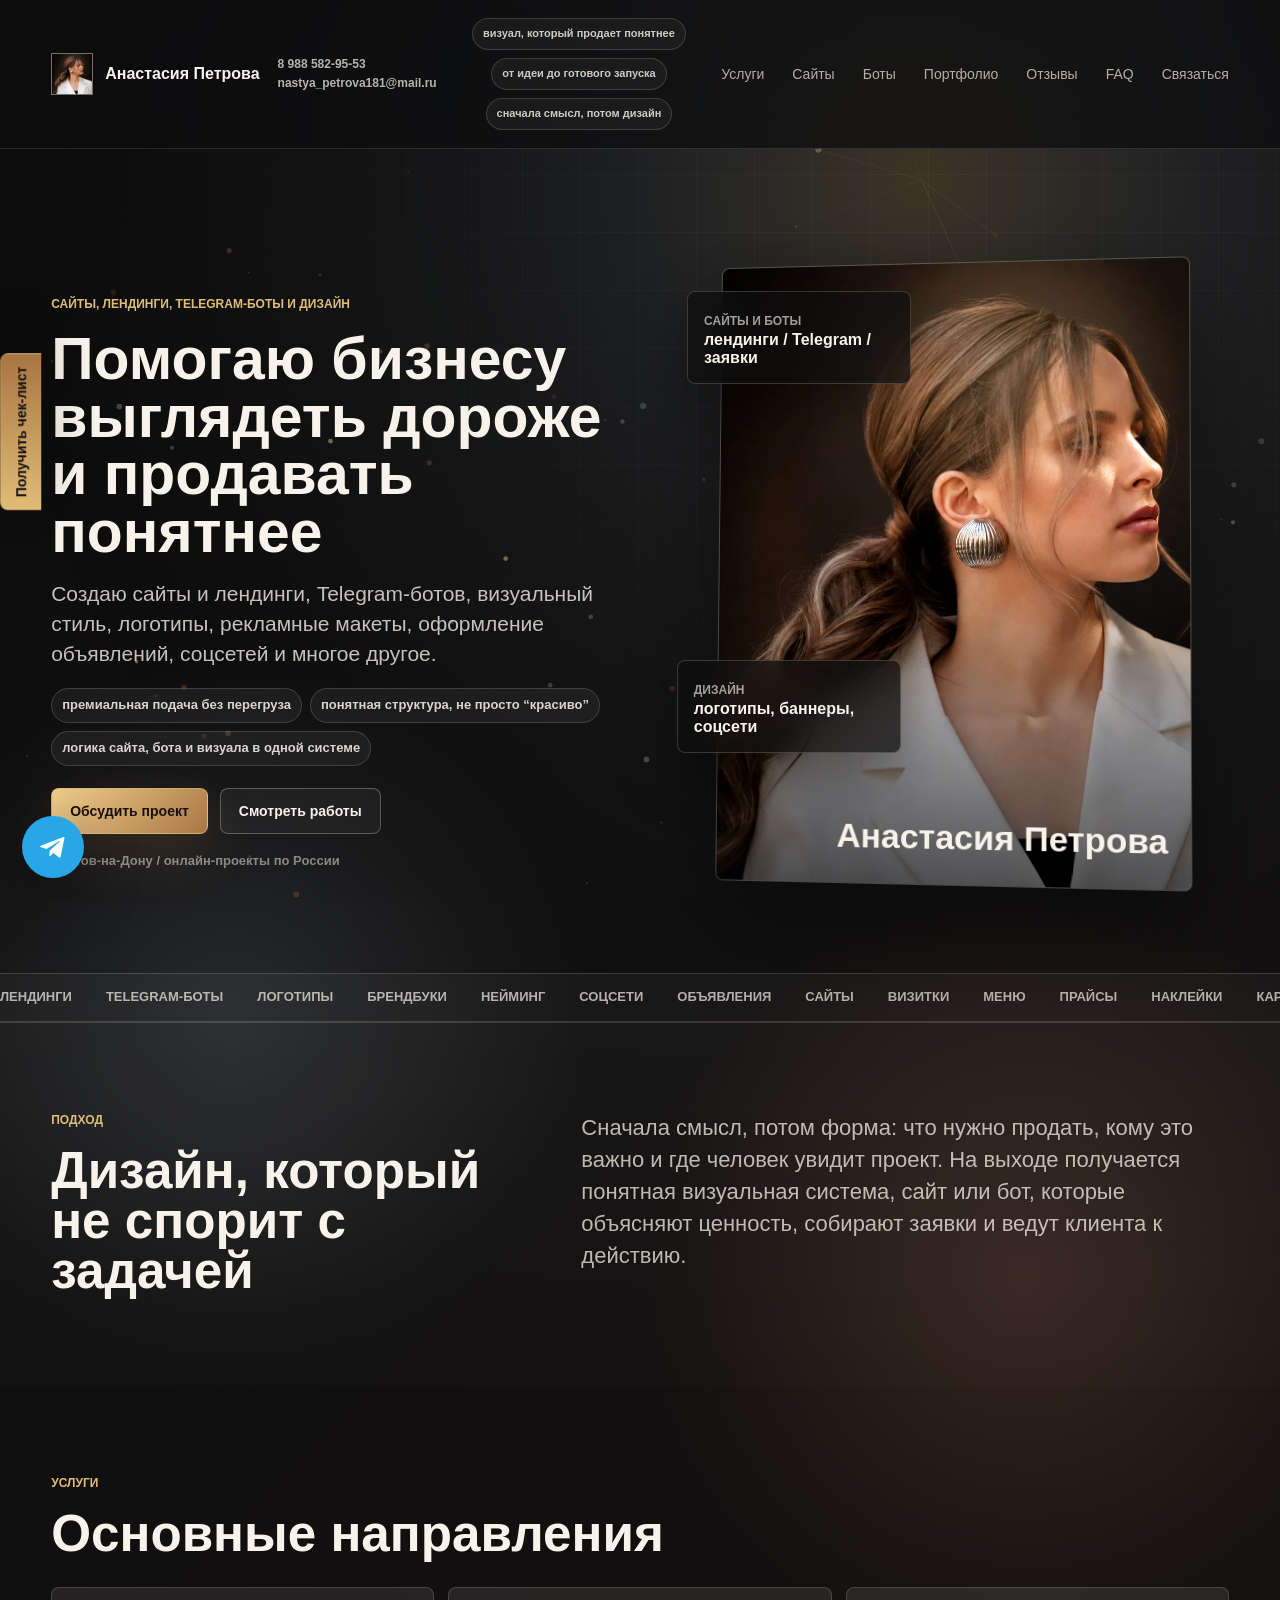
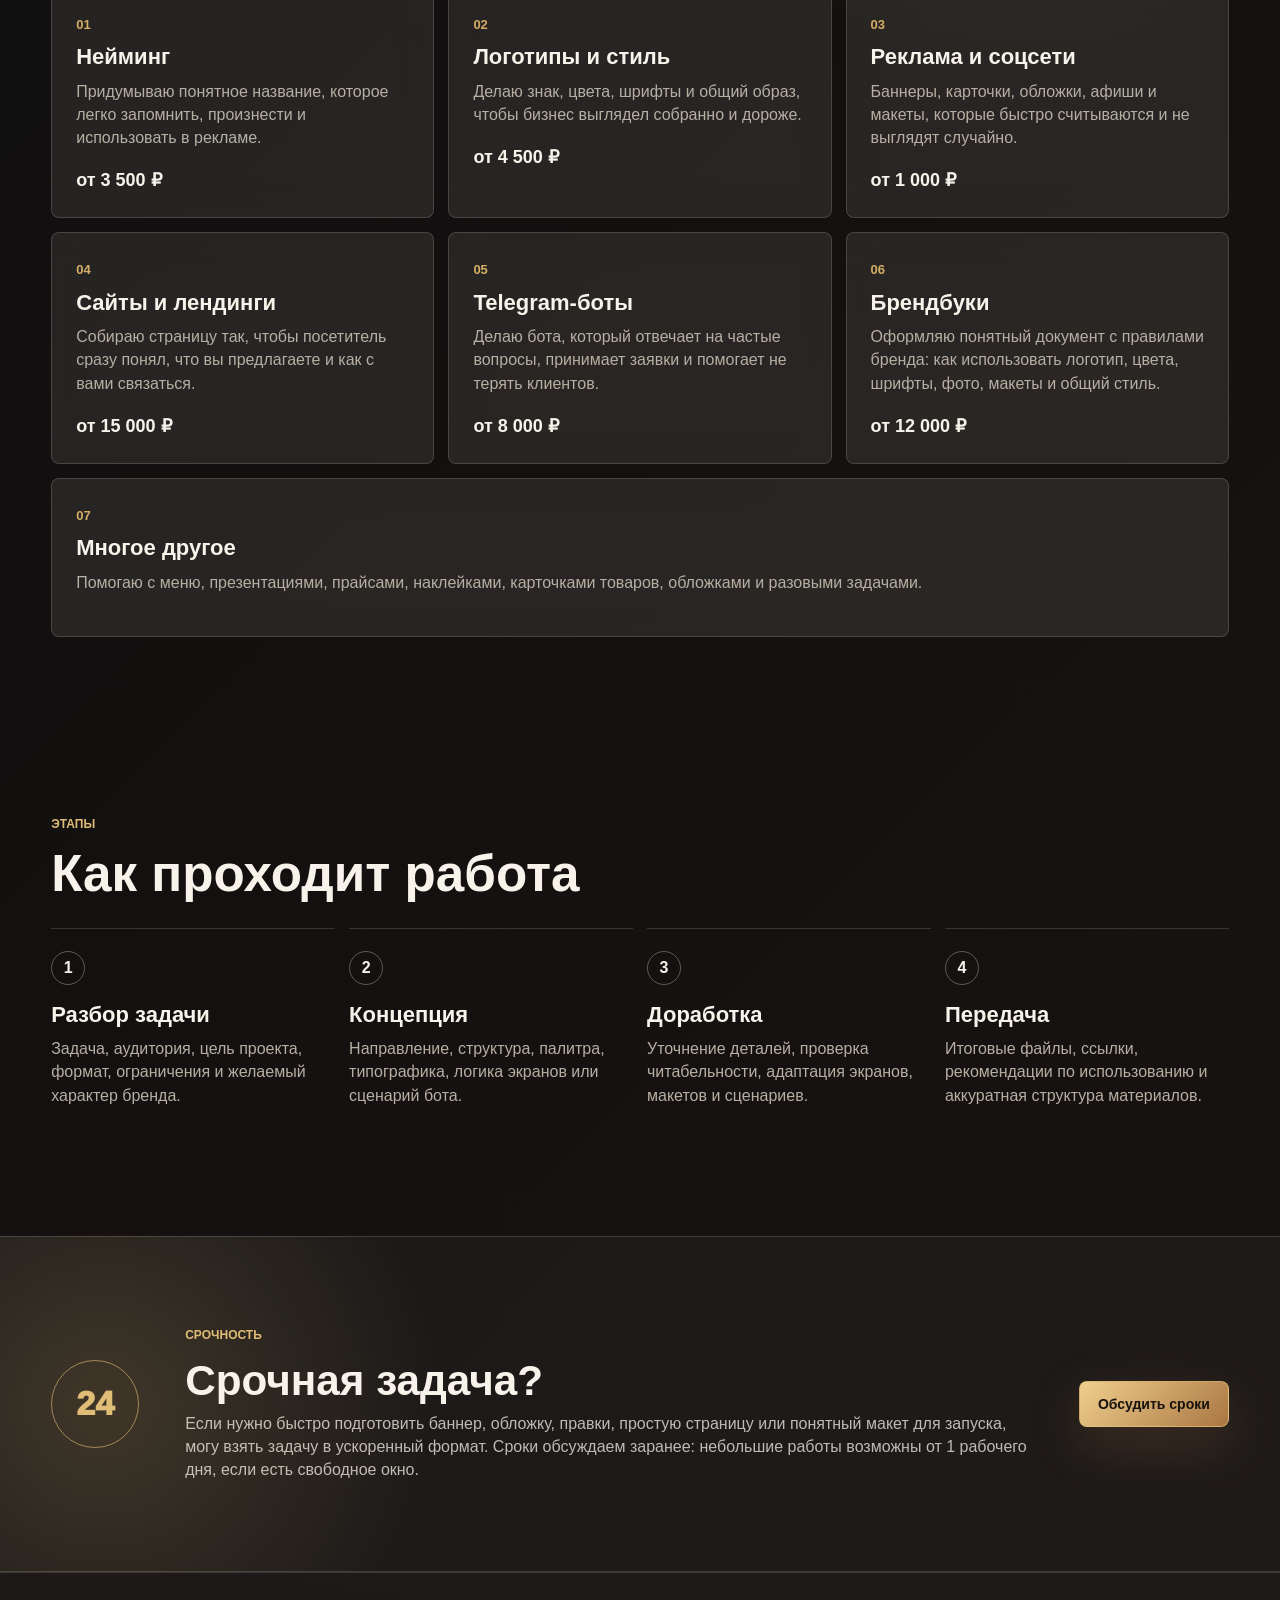
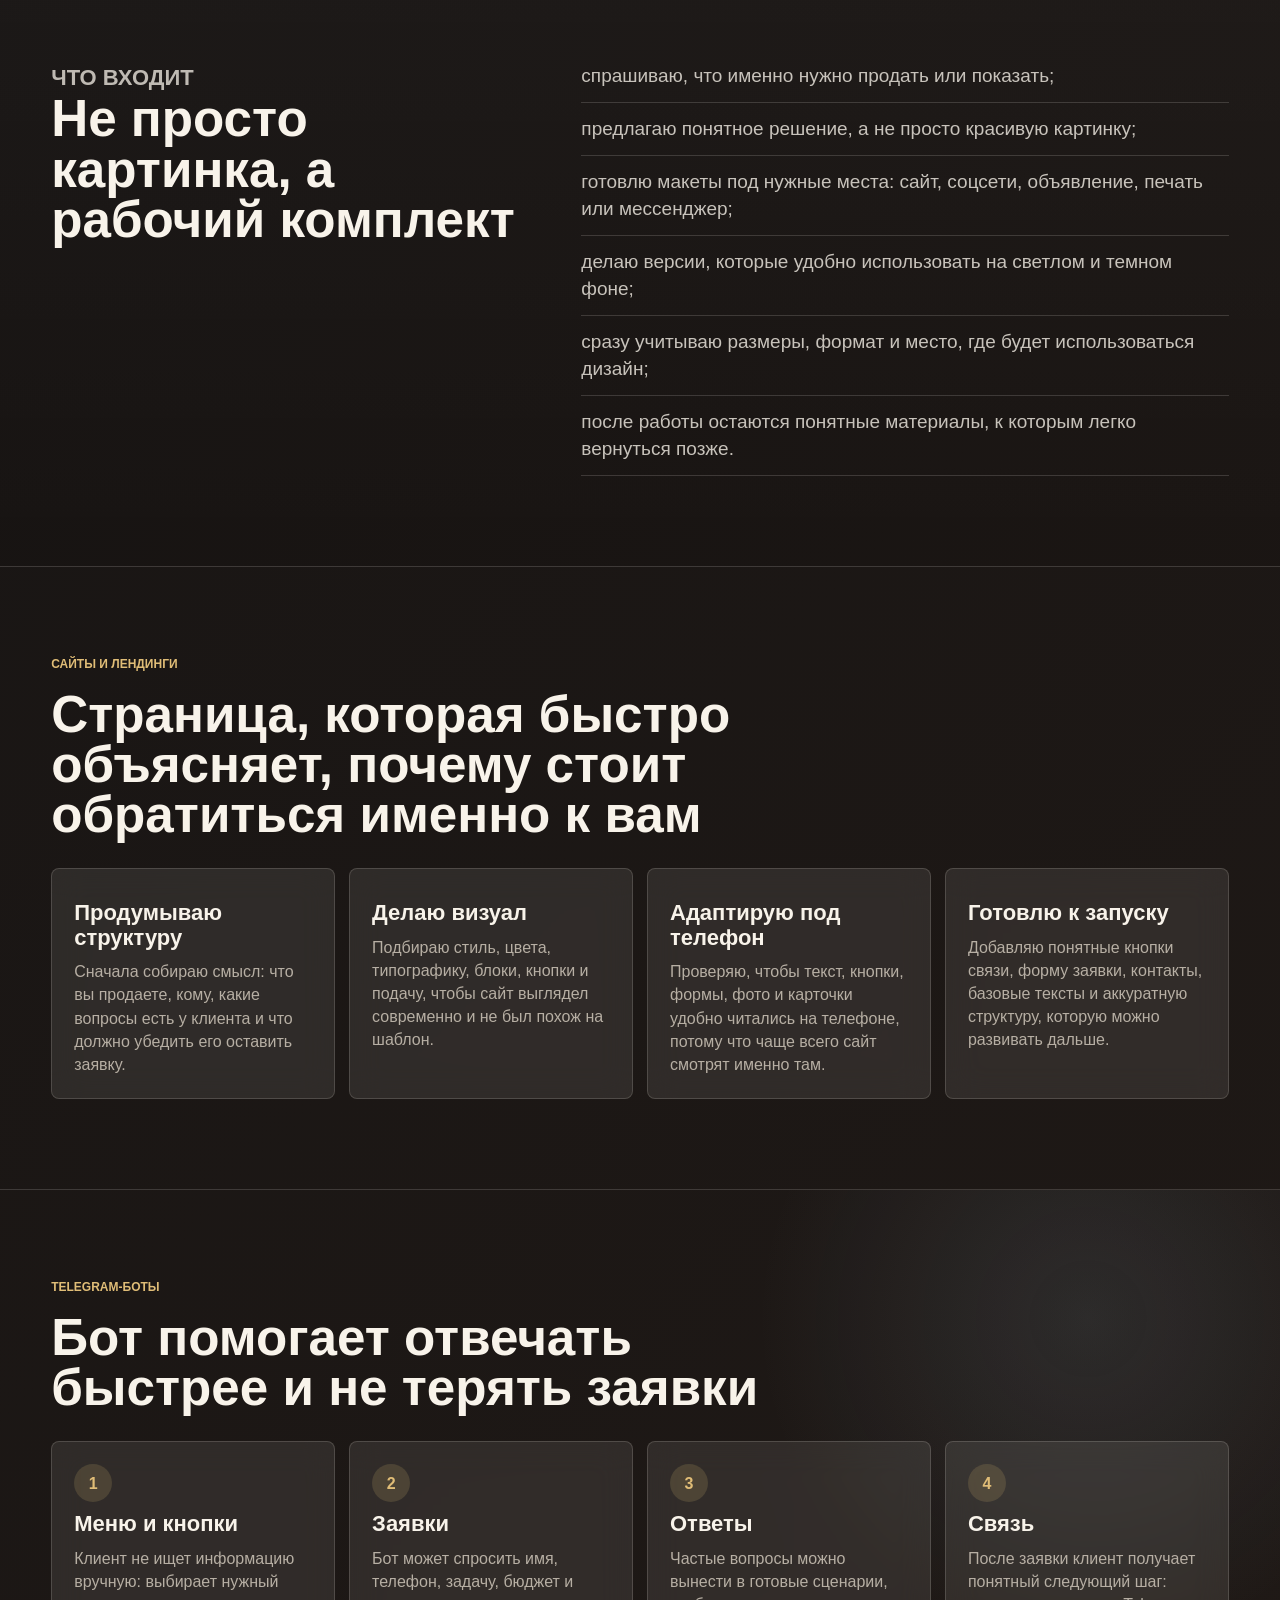
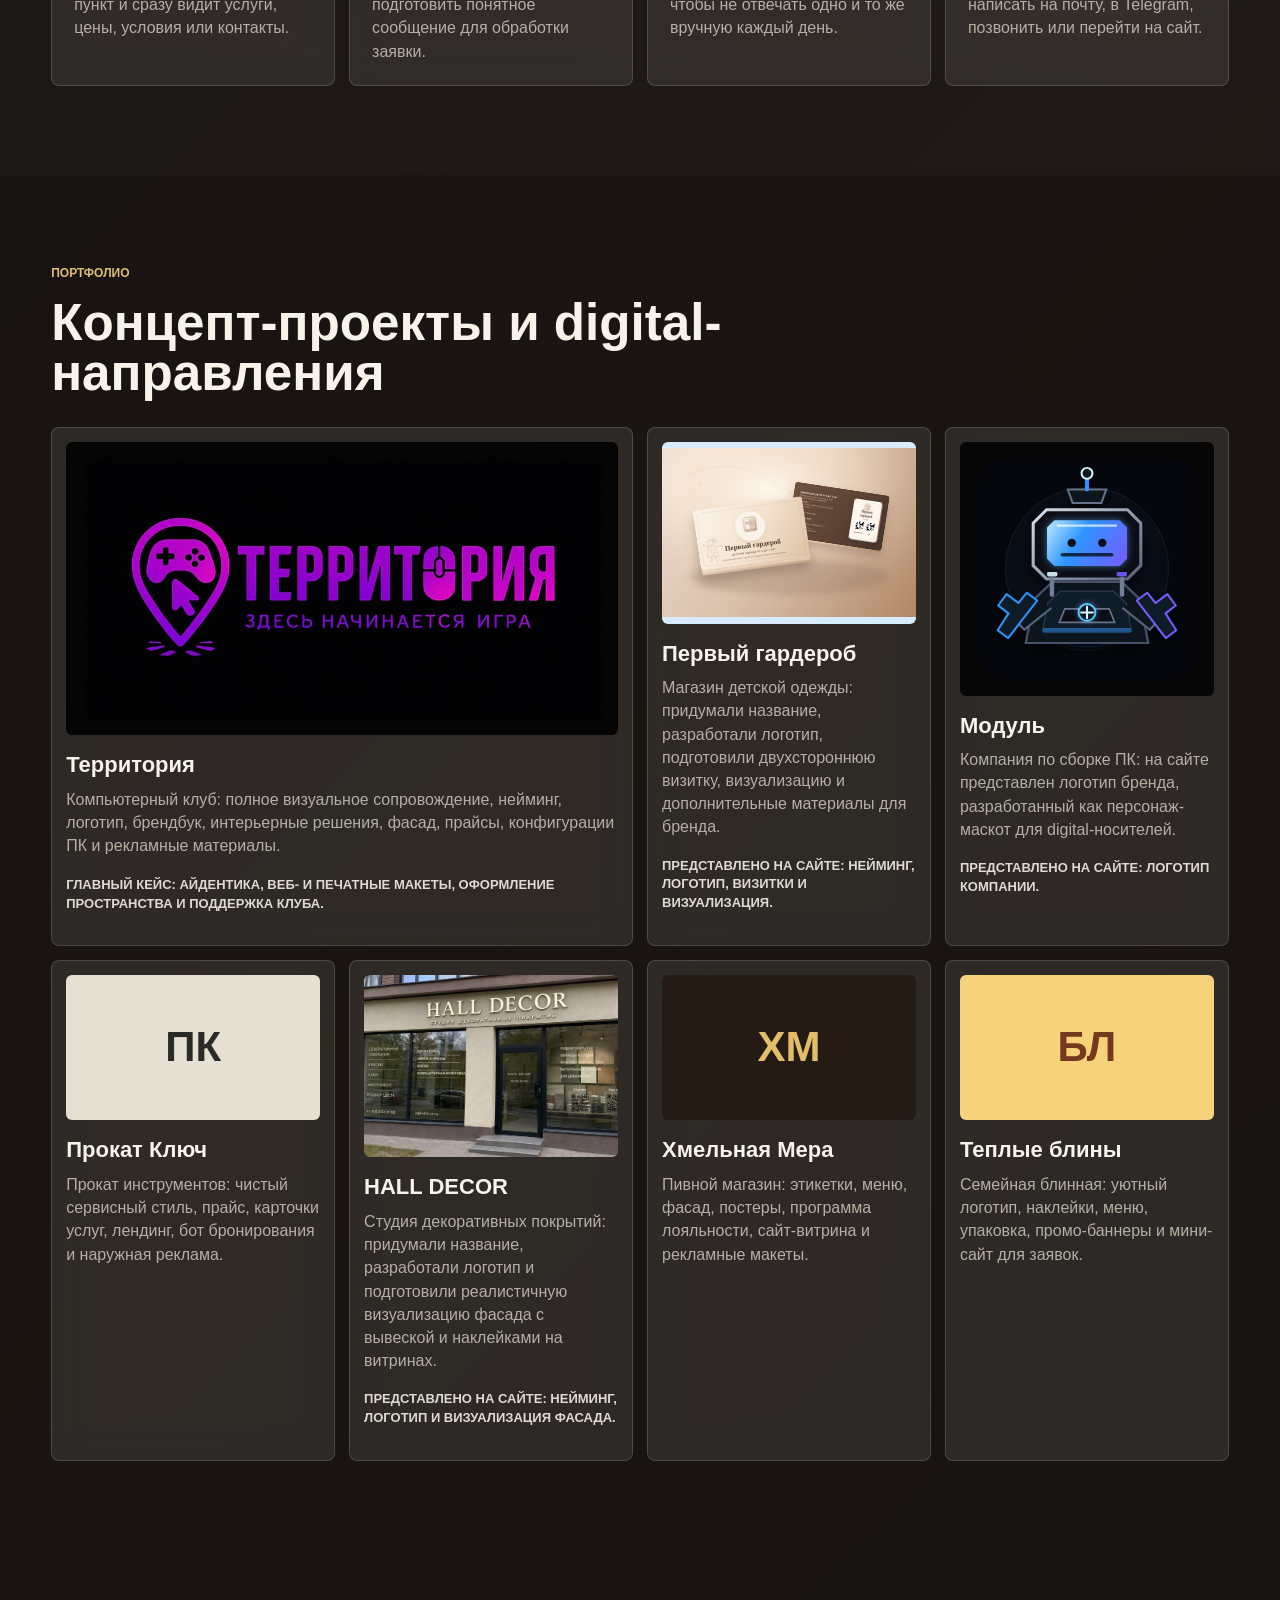
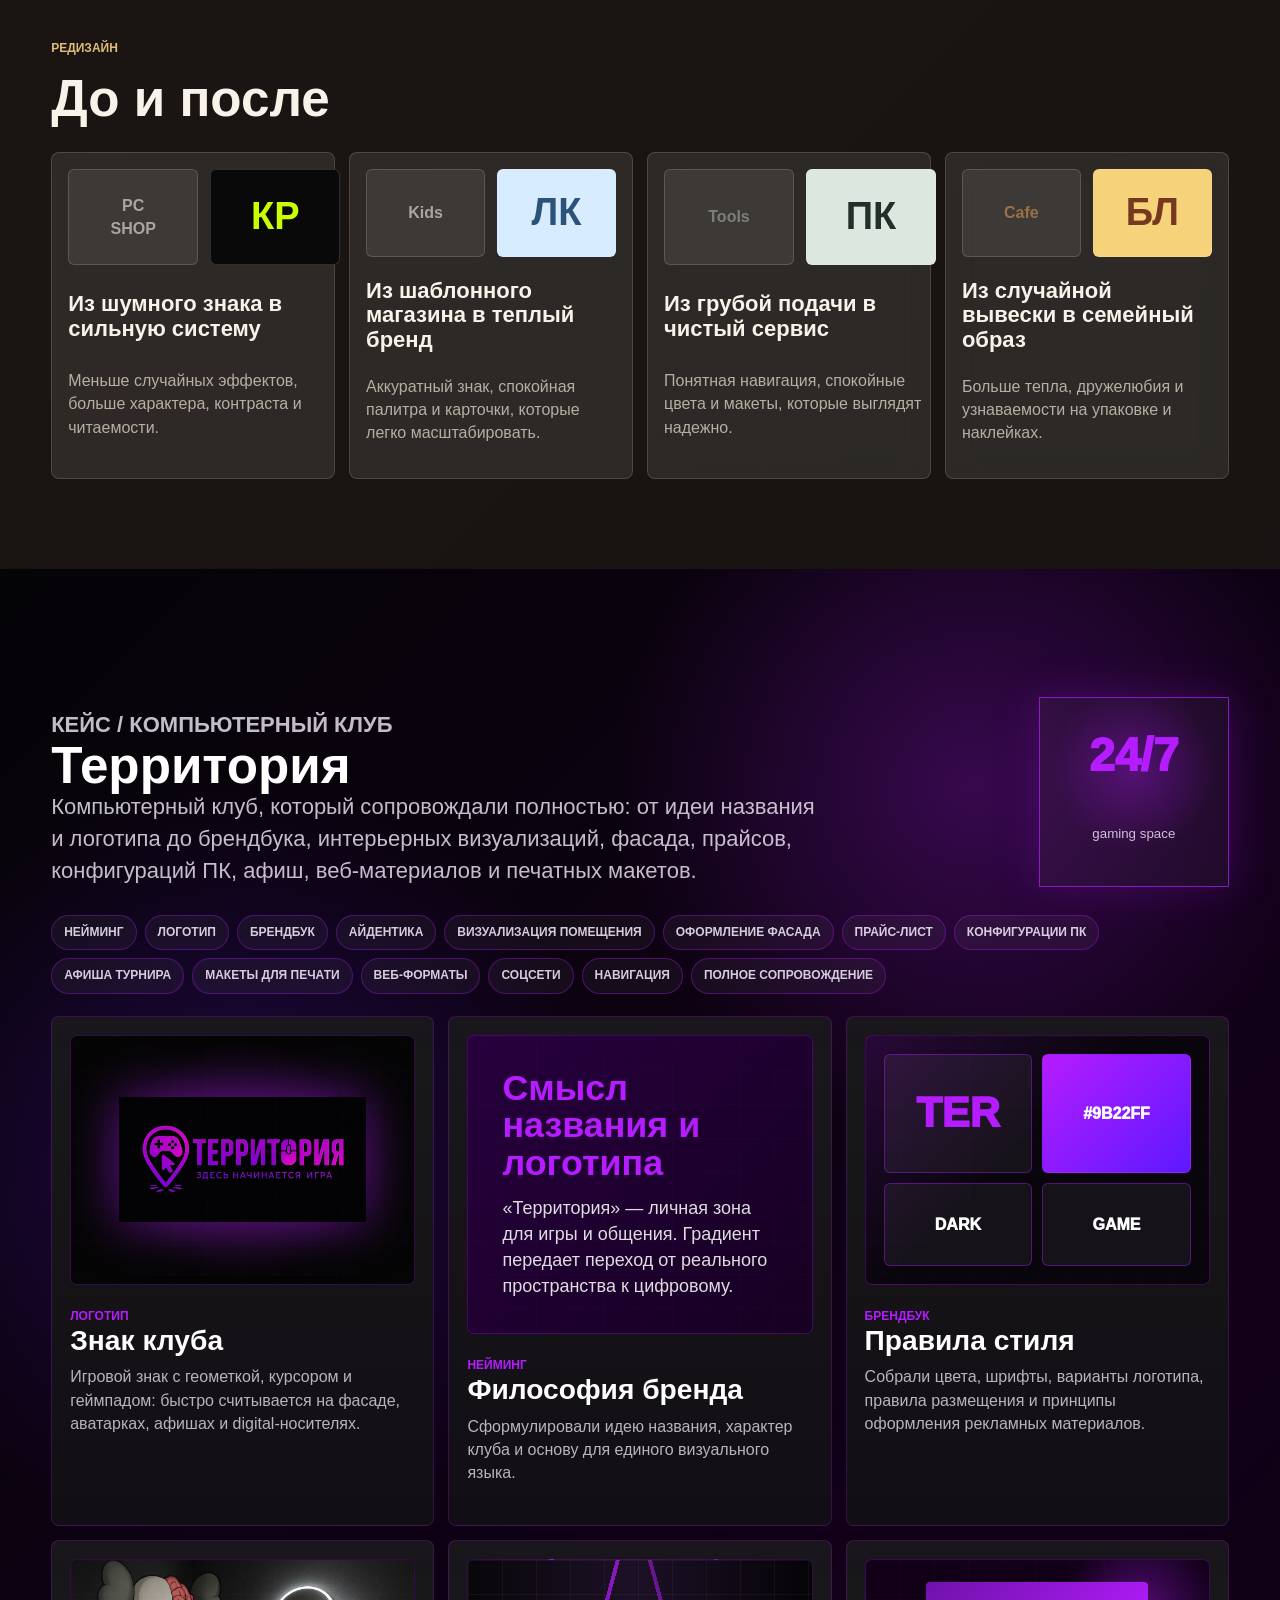
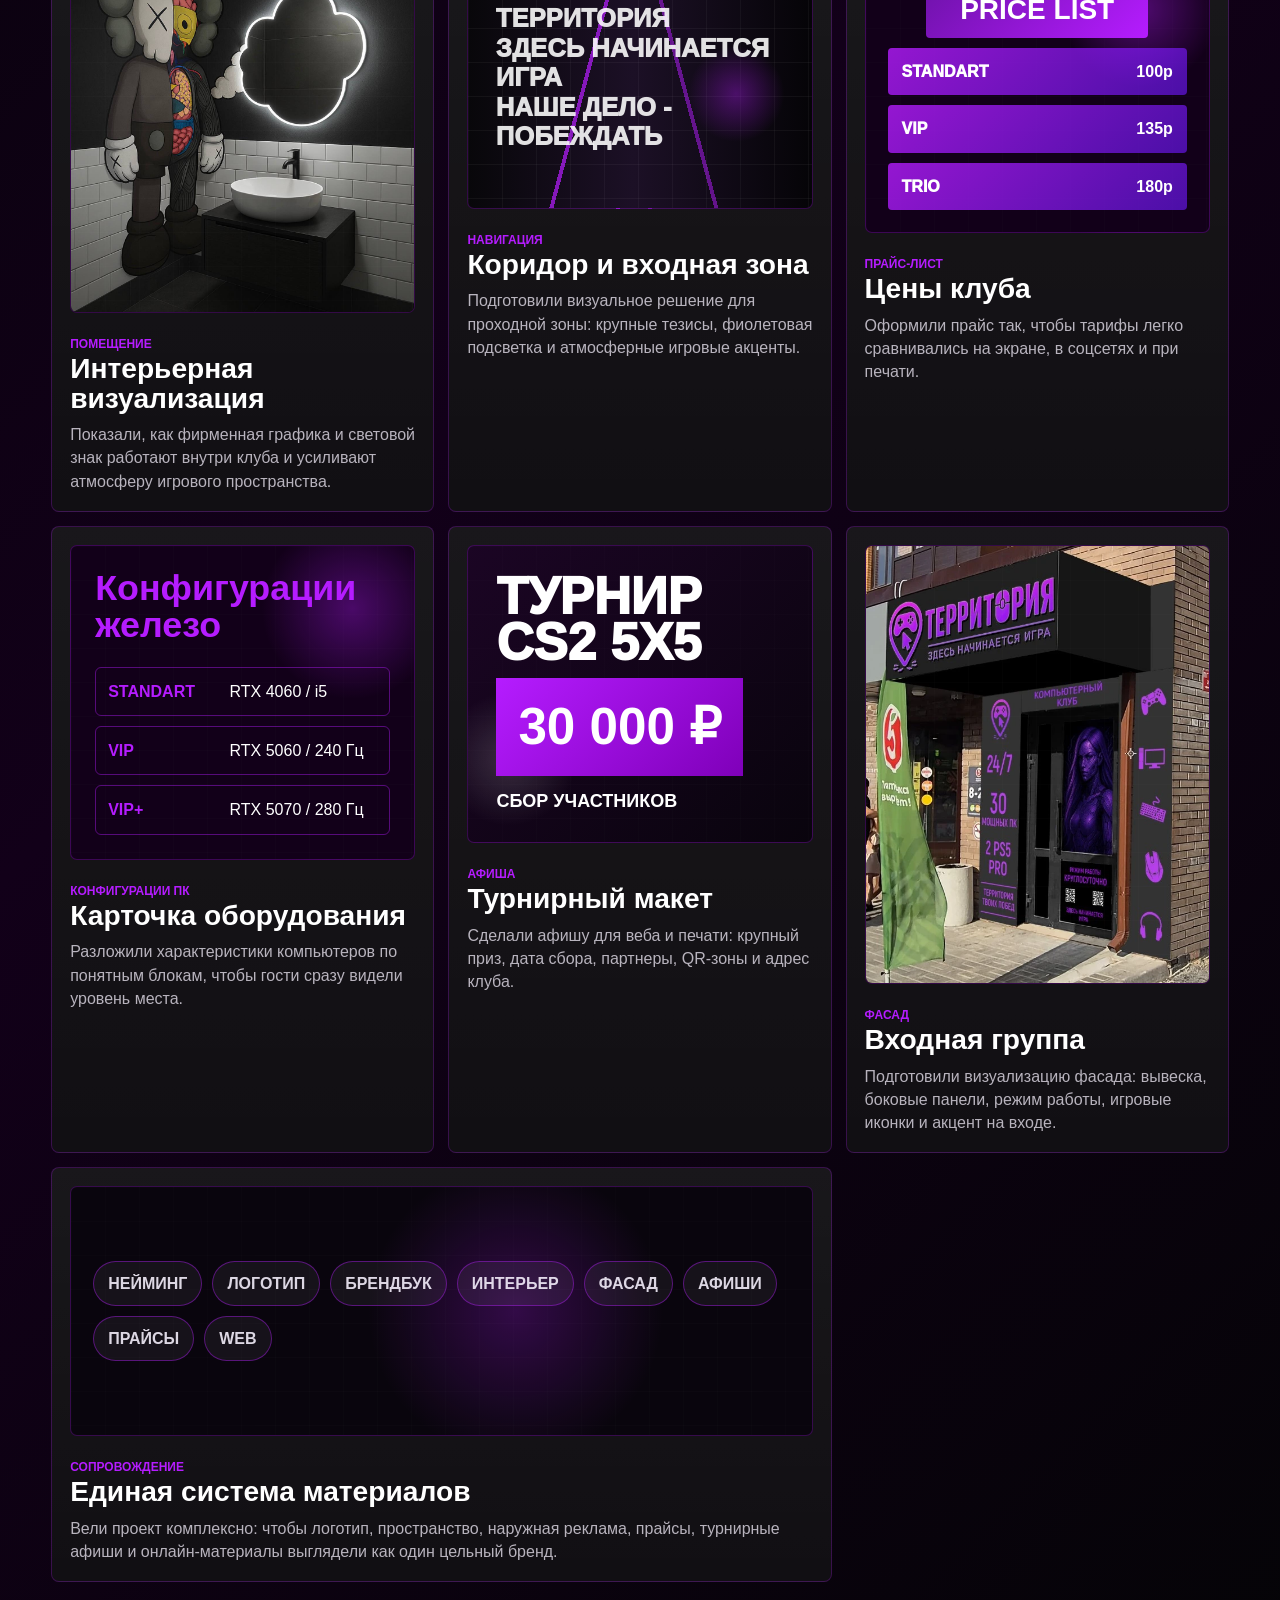
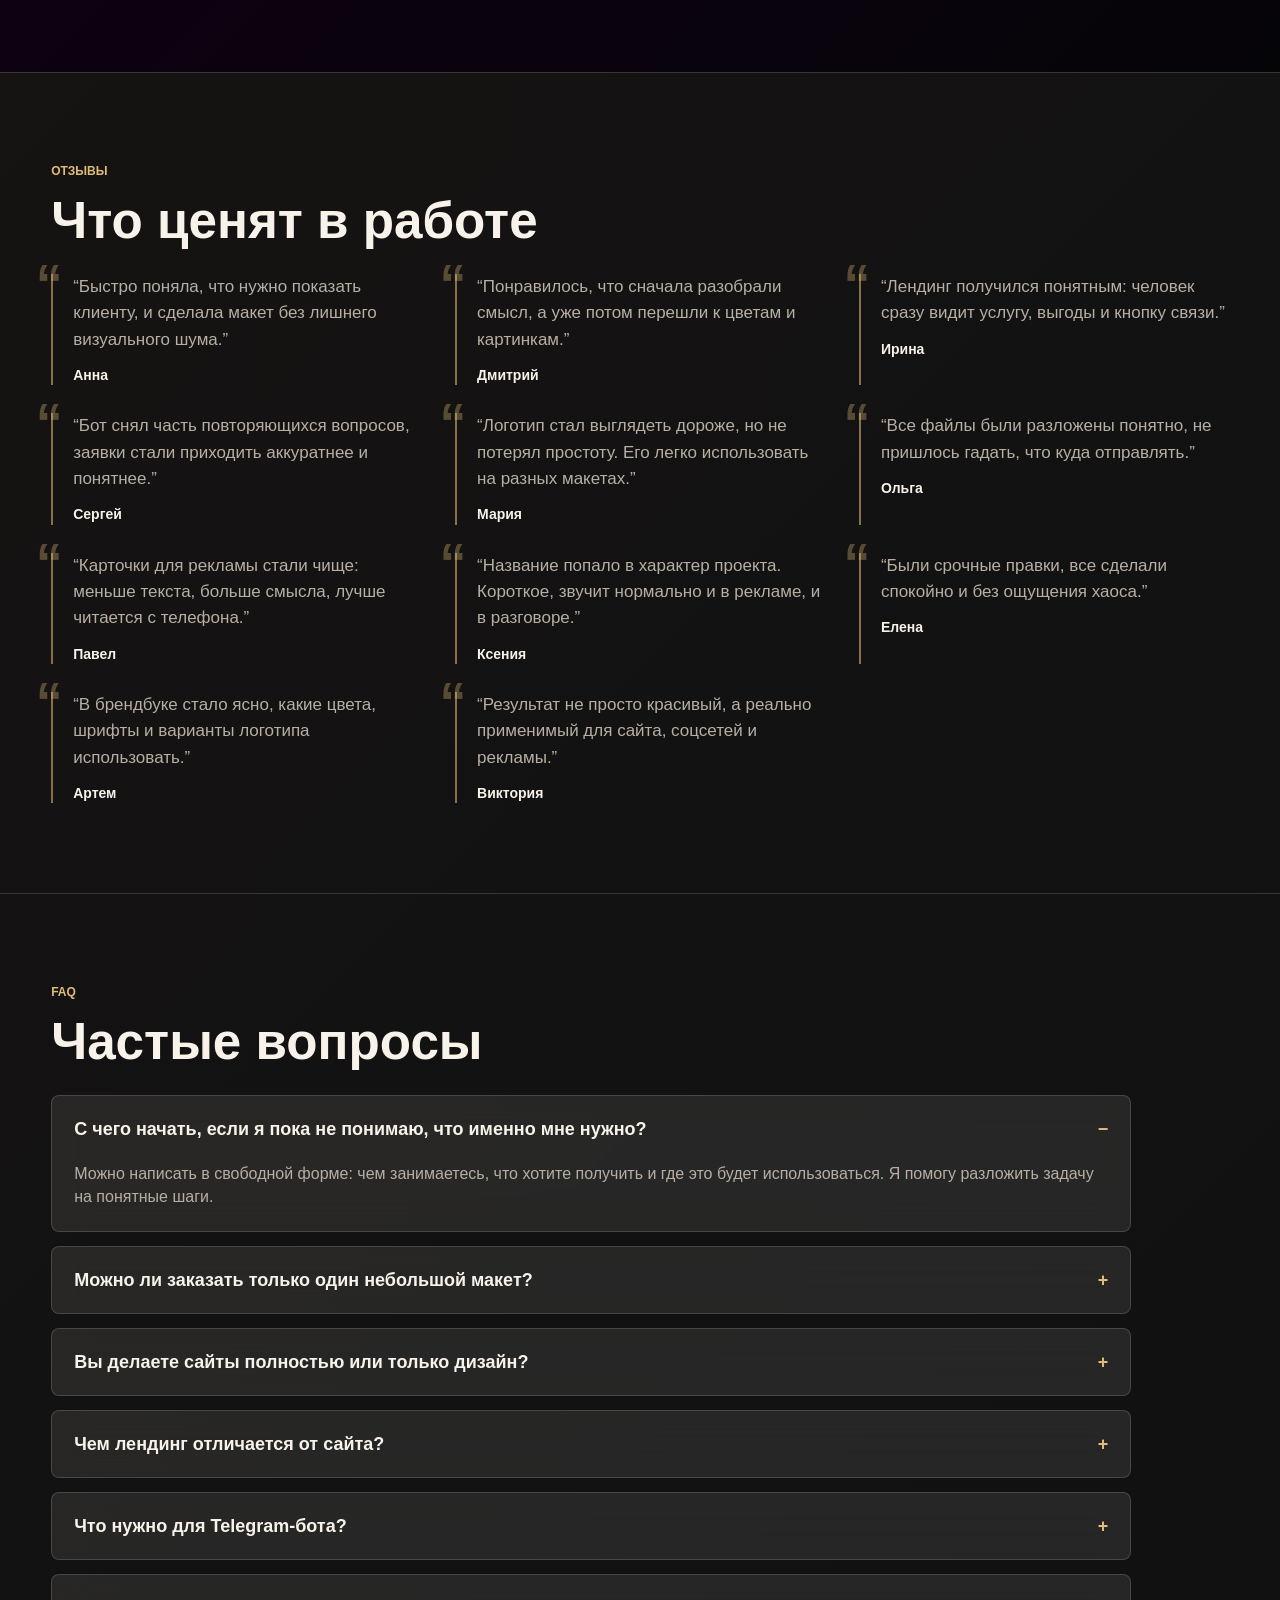
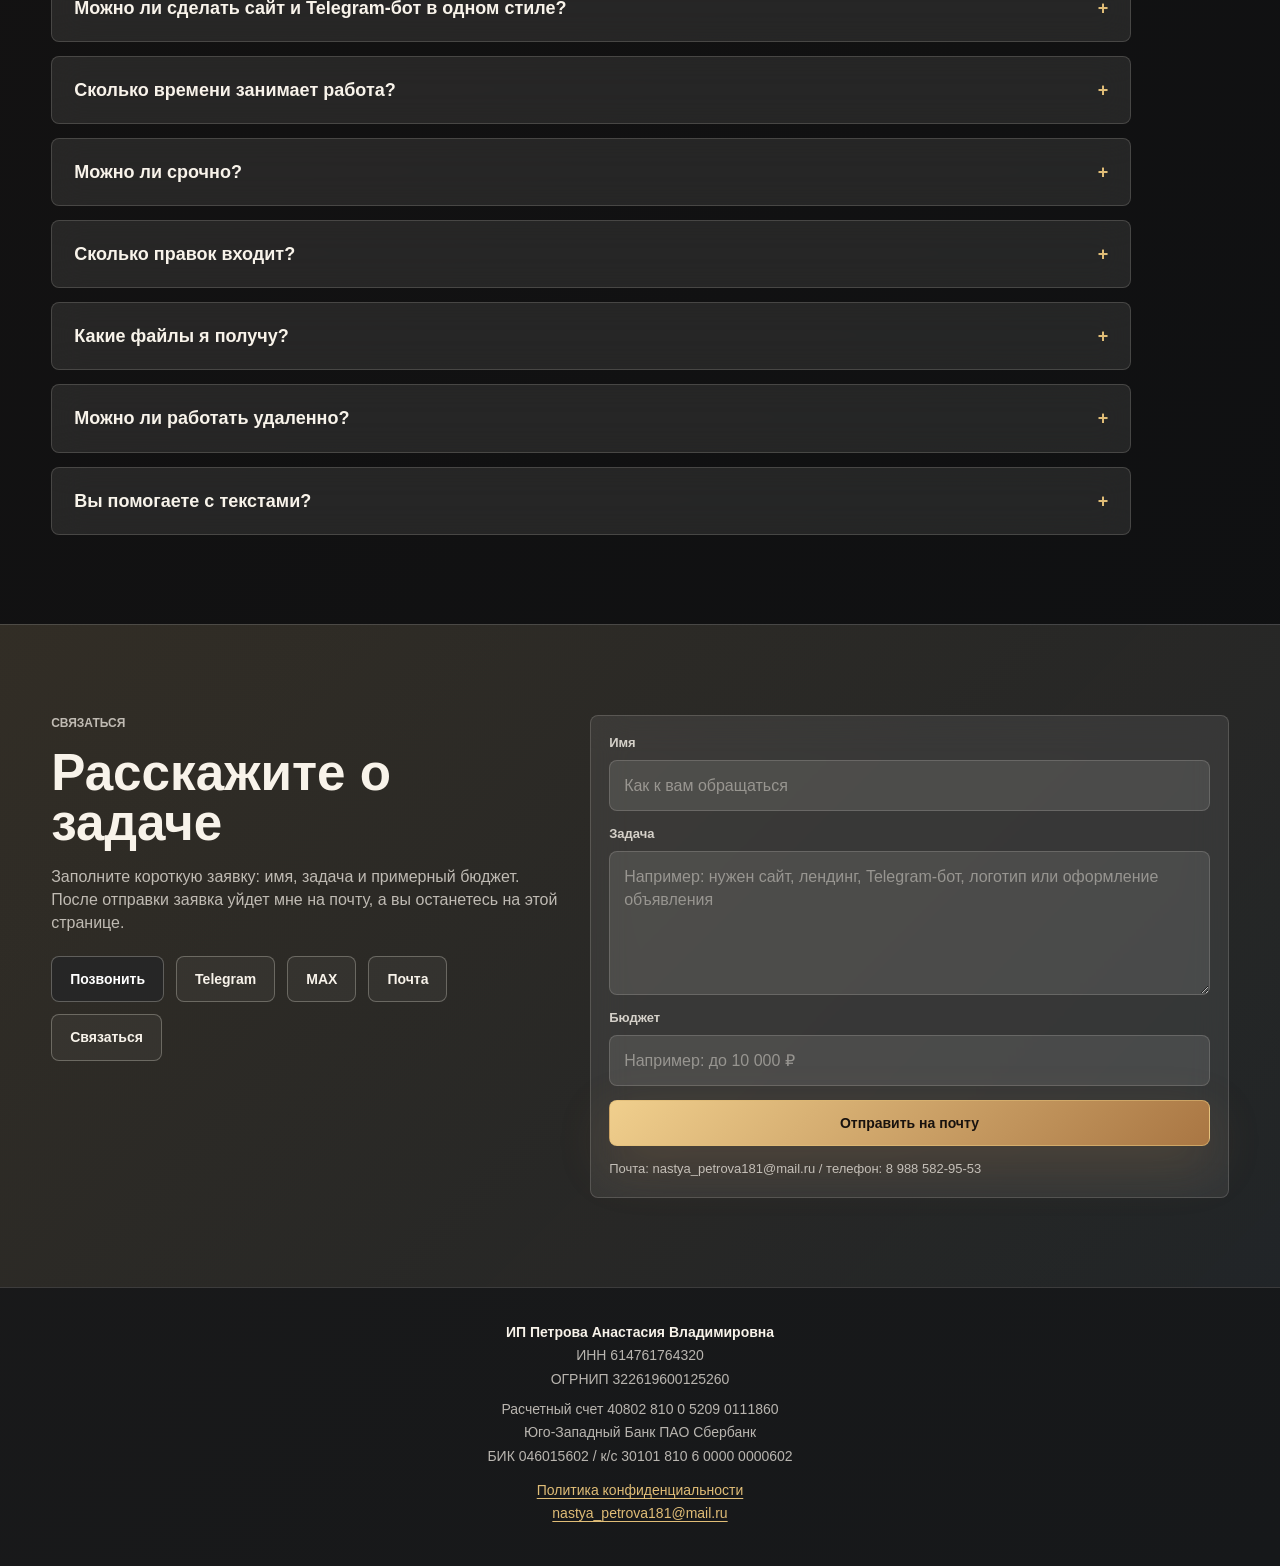
<file: index.html>
<!doctype html>
<html lang="ru">
<head>
  <meta charset="utf-8">
  <meta name="viewport" content="width=device-width, initial-scale=1">
  <title>Анастасия Петрова — сайты, боты и дизайн</title>
  <meta name="description" content="Сайты, лендинги, Telegram-боты и визуальный дизайн: нейминг, логотипы, айдентика, рекламные макеты, оформление объявлений и автоматизация. Ростов-на-Дону, удаленно по России.">
  <link rel="stylesheet" href="styles.css?v=20260609-territoria-case">
</head>
<body>
  <canvas class="motion-bg" id="motion-bg" aria-hidden="true"></canvas>
  <header class="site-header">
    <a class="brand" href="#top" aria-label="Анастасия Петрова">
      <span class="brand-mark photo-mark"><img src="assets/anastasia-avatar.webp" alt=""></span>
      <span>Анастасия Петрова</span>
    </a>
    <div class="header-contact" aria-label="Контакты">
      <a href="tel:+79885829553">8 988 582-95-53</a>
      <a href="mailto:nastya_petrova181@mail.ru">nastya_petrova181@mail.ru</a>
    </div>
    <div class="header-proof" aria-label="Преимущества работы">
      <span>визуал, который продает понятнее</span>
      <span>от идеи до готового запуска</span>
      <span>сначала смысл, потом дизайн</span>
    </div>
    <nav class="nav" aria-label="Основная навигация">
      <a href="#services">Услуги</a>
      <a href="#web-projects">Сайты</a>
      <a href="#bot-projects">Боты</a>
      <a href="#portfolio">Портфолио</a>
      <a href="#reviews">Отзывы</a>
      <a href="#faq">FAQ</a>
      <a href="#contact">Связаться</a>
    </nav>
  </header>

  <main id="top">
    <section class="hero">
      <div class="hero-copy">
        <p class="eyebrow">Сайты, лендинги, Telegram-боты и дизайн</p>
        <h1>Помогаю бизнесу выглядеть дороже и продавать понятнее</h1>
        <p class="lead">Создаю сайты и лендинги, Telegram-ботов, визуальный стиль, логотипы, рекламные макеты, оформление объявлений, соцсетей и многое другое.</p>
        <div class="hero-proof" aria-label="Ключевые преимущества">
          <span>премиальная подача без перегруза</span>
          <span>понятная структура, не просто “красиво”</span>
          <span>логика сайта, бота и визуала в одной системе</span>
        </div>
        <div class="hero-actions">
          <a class="btn primary" href="#contact">Обсудить проект</a>
          <a class="btn ghost" href="#portfolio">Смотреть работы</a>
        </div>
        <p class="location-note">Ростов-на-Дону / онлайн-проекты по России</p>
      </div>
      <div class="hero-showcase" aria-label="Брендовый портрет и дизайн-превью">
        <figure class="portrait-card">
          <img src="assets/anastasia-portrait.webp" alt="Анастасия Петрова">
          <figcaption>
            <strong>Анастасия Петрова</strong>
          </figcaption>
        </figure>
        <div class="floating-card card-a">
          <span class="mini-label">Сайты и боты</span>
          <strong>лендинги / Telegram / заявки</strong>
        </div>
        <div class="floating-card card-b">
          <span class="mini-label">Дизайн</span>
          <strong>логотипы, баннеры, соцсети</strong>
        </div>
      </div>
    </section>

    <div class="motion-strip" aria-hidden="true">
      <div>
        <span>лендинги</span>
        <span>Telegram-боты</span>
        <span>логотипы</span>
        <span>брендбуки</span>
        <span>нейминг</span>
        <span>соцсети</span>
        <span>объявления</span>
        <span>сайты</span>
        <span>визитки</span>
        <span>меню</span>
        <span>прайсы</span>
        <span>наклейки</span>
        <span>карточки товаров</span>
        <span>баннеры</span>
        <span>обложки</span>
        <span>презентации</span>
        <span>афиши</span>
        <span>упаковка</span>
        <span>фирменный стиль</span>
        <span>боты для заявок</span>
        <span>лендинги</span>
        <span>Telegram-боты</span>
        <span>логотипы</span>
        <span>брендбуки</span>
        <span>нейминг</span>
        <span>соцсети</span>
        <span>объявления</span>
        <span>сайты</span>
        <span>визитки</span>
        <span>меню</span>
        <span>прайсы</span>
        <span>наклейки</span>
        <span>карточки товаров</span>
        <span>баннеры</span>
        <span>обложки</span>
        <span>презентации</span>
        <span>афиши</span>
        <span>упаковка</span>
        <span>фирменный стиль</span>
        <span>боты для заявок</span>
      </div>
    </div>

    <section class="section intro">
      <div>
        <p class="eyebrow">Подход</p>
        <h2>Дизайн, который не спорит с задачей</h2>
      </div>
      <p>Сначала смысл, потом форма: что нужно продать, кому это важно и где человек увидит проект. На выходе получается понятная визуальная система, сайт или бот, которые объясняют ценность, собирают заявки и ведут клиента к действию.</p>
    </section>

    <section class="section" id="services">
      <div class="section-head">
        <p class="eyebrow">Услуги</p>
        <h2>Основные направления</h2>
      </div>
      <div class="service-grid">
        <article class="service-card">
          <span class="service-number">01</span>
          <h3>Нейминг</h3>
          <p>Придумываю понятное название, которое легко запомнить, произнести и использовать в рекламе.</p>
          <strong>от 3 500 ₽</strong>
        </article>
        <article class="service-card">
          <span class="service-number">02</span>
          <h3>Логотипы и стиль</h3>
          <p>Делаю знак, цвета, шрифты и общий образ, чтобы бизнес выглядел собранно и дороже.</p>
          <strong>от 4 500 ₽</strong>
        </article>
        <article class="service-card">
          <span class="service-number">03</span>
          <h3>Реклама и соцсети</h3>
          <p>Баннеры, карточки, обложки, афиши и макеты, которые быстро считываются и не выглядят случайно.</p>
          <strong>от 1 000 ₽</strong>
        </article>
        <article class="service-card">
          <span class="service-number">04</span>
          <h3>Сайты и лендинги</h3>
          <p>Собираю страницу так, чтобы посетитель сразу понял, что вы предлагаете и как с вами связаться.</p>
          <strong>от 15 000 ₽</strong>
        </article>
        <article class="service-card">
          <span class="service-number">05</span>
          <h3>Telegram-боты</h3>
          <p>Делаю бота, который отвечает на частые вопросы, принимает заявки и помогает не терять клиентов.</p>
          <strong>от 8 000 ₽</strong>
        </article>
        <article class="service-card">
          <span class="service-number">06</span>
          <h3>Брендбуки</h3>
          <p>Оформляю понятный документ с правилами бренда: как использовать логотип, цвета, шрифты, фото, макеты и общий стиль.</p>
          <strong>от 12 000 ₽</strong>
        </article>
        <article class="service-card service-wide">
          <span class="service-number">07</span>
          <h3>Многое другое</h3>
          <p>Помогаю с меню, презентациями, прайсами, наклейками, карточками товаров, обложками и разовыми задачами.</p>
        </article>
      </div>
    </section>

    <section class="section process">
      <div class="section-head">
        <p class="eyebrow">Этапы</p>
        <h2>Как проходит работа</h2>
      </div>
      <div class="steps">
        <article>
          <span>1</span>
          <h3>Разбор задачи</h3>
          <p>Задача, аудитория, цель проекта, формат, ограничения и желаемый характер бренда.</p>
        </article>
        <article>
          <span>2</span>
          <h3>Концепция</h3>
          <p>Направление, структура, палитра, типографика, логика экранов или сценарий бота.</p>
        </article>
        <article>
          <span>3</span>
          <h3>Доработка</h3>
          <p>Уточнение деталей, проверка читабельности, адаптация экранов, макетов и сценариев.</p>
        </article>
        <article>
          <span>4</span>
          <h3>Передача</h3>
          <p>Итоговые файлы, ссылки, рекомендации по использованию и аккуратная структура материалов.</p>
        </article>
      </div>
    </section>

    <section class="section urgency">
      <div class="urgency-icon" aria-hidden="true">24</div>
      <div>
        <p class="eyebrow">Срочность</p>
        <h2>Срочная задача?</h2>
        <p>Если нужно быстро подготовить баннер, обложку, правки, простую страницу или понятный макет для запуска, могу взять задачу в ускоренный формат. Сроки обсуждаем заранее: небольшие работы возможны от 1 рабочего дня, если есть свободное окно.</p>
      </div>
      <a class="btn primary" href="#contact">Обсудить сроки</a>
    </section>

    <section class="section included">
      <div>
        <p class="eyebrow">Что входит</p>
        <h2>Не просто картинка, а рабочий комплект</h2>
      </div>
      <ul class="check-list">
        <li>спрашиваю, что именно нужно продать или показать;</li>
        <li>предлагаю понятное решение, а не просто красивую картинку;</li>
        <li>готовлю макеты под нужные места: сайт, соцсети, объявление, печать или мессенджер;</li>
        <li>делаю версии, которые удобно использовать на светлом и темном фоне;</li>
        <li>сразу учитываю размеры, формат и место, где будет использоваться дизайн;</li>
        <li>после работы остаются понятные материалы, к которым легко вернуться позже.</li>
      </ul>
    </section>

    <section class="section deep-dive" id="web-projects">
      <div class="section-head">
        <p class="eyebrow">Сайты и лендинги</p>
        <h2>Страница, которая быстро объясняет, почему стоит обратиться именно к вам</h2>
      </div>
      <div class="deep-grid">
        <article>
          <h3>Продумываю структуру</h3>
          <p>Сначала собираю смысл: что вы продаете, кому, какие вопросы есть у клиента и что должно убедить его оставить заявку.</p>
        </article>
        <article>
          <h3>Делаю визуал</h3>
          <p>Подбираю стиль, цвета, типографику, блоки, кнопки и подачу, чтобы сайт выглядел современно и не был похож на шаблон.</p>
        </article>
        <article>
          <h3>Адаптирую под телефон</h3>
          <p>Проверяю, чтобы текст, кнопки, формы, фото и карточки удобно читались на телефоне, потому что чаще всего сайт смотрят именно там.</p>
        </article>
        <article>
          <h3>Готовлю к запуску</h3>
          <p>Добавляю понятные кнопки связи, форму заявки, контакты, базовые тексты и аккуратную структуру, которую можно развивать дальше.</p>
        </article>
      </div>
    </section>

    <section class="section deep-dive bot-dive" id="bot-projects">
      <div class="section-head">
        <p class="eyebrow">Telegram-боты</p>
        <h2>Бот помогает отвечать быстрее и не терять заявки</h2>
      </div>
      <div class="bot-flow">
        <article>
          <span>1</span>
          <h3>Меню и кнопки</h3>
          <p>Клиент не ищет информацию вручную: выбирает нужный пункт и сразу видит услуги, цены, условия или контакты.</p>
        </article>
        <article>
          <span>2</span>
          <h3>Заявки</h3>
          <p>Бот может спросить имя, телефон, задачу, бюджет и подготовить понятное сообщение для обработки заявки.</p>
        </article>
        <article>
          <span>3</span>
          <h3>Ответы</h3>
          <p>Частые вопросы можно вынести в готовые сценарии, чтобы не отвечать одно и то же вручную каждый день.</p>
        </article>
        <article>
          <span>4</span>
          <h3>Связь</h3>
          <p>После заявки клиент получает понятный следующий шаг: написать на почту, в Telegram, позвонить или перейти на сайт.</p>
        </article>
      </div>
    </section>

    <section class="section" id="portfolio">
      <div class="section-head">
        <p class="eyebrow">Портфолио</p>
        <h2>Концепт-проекты и digital-направления</h2>
      </div>
      <div class="portfolio-grid">
        <article class="case-card case-club">
          <div class="case-visual case-logo-preview"><img src="assets/territoria-logo.jpeg" alt="Логотип компьютерного клуба Территория"></div>
          <h3>Территория</h3>
          <p>Компьютерный клуб: полное визуальное сопровождение, нейминг, логотип, брендбук, интерьерные решения, фасад, прайсы, конфигурации ПК и рекламные материалы.</p>
          <p class="case-note">Главный кейс: айдентика, веб- и печатные макеты, оформление пространства и поддержка клуба.</p>
        </article>
        <article class="case-card case-kids">
          <div class="case-visual case-card-mockup-preview"><img src="assets/perviy-garderob-business-card-visualization.svg" alt="Визуализация визитки бренда Первый гардероб"></div>
          <h3>Первый гардероб</h3>
          <p>Магазин детской одежды: придумали название, разработали логотип, подготовили двухстороннюю визитку, визуализацию и дополнительные материалы для бренда.</p>
          <p class="case-note">Представлено на сайте: нейминг, логотип, визитки и визуализация.</p>
        </article>
        <article class="case-card case-pc">
          <div class="case-visual case-logo-preview"><img src="assets/stanciya-character-monitor.svg" alt="Логотип компании Модуль"></div>
          <h3>Модуль</h3>
          <p>Компания по сборке ПК: на сайте представлен логотип бренда, разработанный как персонаж-маскот для digital-носителей.</p>
          <p class="case-note">Представлено на сайте: логотип компании.</p>
        </article>
        <article class="case-card case-tools">
          <div class="case-visual"><span>ПК</span></div>
          <h3>Прокат Ключ</h3>
          <p>Прокат инструментов: чистый сервисный стиль, прайс, карточки услуг, лендинг, бот бронирования и наружная реклама.</p>
        </article>
        <article class="case-card case-plaster">
          <div class="case-visual case-facade-preview"><img src="assets/hall-decor-facade-phone-mockup-2-info.png" alt="Визуализация фасада студии HALL DECOR"></div>
          <h3>HALL DECOR</h3>
          <p>Студия декоративных покрытий: придумали название, разработали логотип и подготовили реалистичную визуализацию фасада с вывеской и наклейками на витринах.</p>
          <p class="case-note">Представлено на сайте: нейминг, логотип и визуализация фасада.</p>
        </article>
        <article class="case-card case-beer">
          <div class="case-visual"><span>ХМ</span></div>
          <h3>Хмельная Мера</h3>
          <p>Пивной магазин: этикетки, меню, фасад, постеры, программа лояльности, сайт-витрина и рекламные макеты.</p>
        </article>
        <article class="case-card case-pancake">
          <div class="case-visual"><span>БЛ</span></div>
          <h3>Теплые блины</h3>
          <p>Семейная блинная: уютный логотип, наклейки, меню, упаковка, промо-баннеры и мини-сайт для заявок.</p>
        </article>
      </div>
    </section>

    <section class="section before-after">
      <div class="section-head">
        <p class="eyebrow">Редизайн</p>
        <h2>До и после</h2>
      </div>
      <div class="compare-grid">
        <article class="compare-card">
          <div class="old-logo">PC<br>SHOP</div>
          <div class="new-logo">КР</div>
          <h3>Из шумного знака в сильную систему</h3>
          <p>Меньше случайных эффектов, больше характера, контраста и читаемости.</p>
        </article>
        <article class="compare-card">
          <div class="old-logo soft">Kids</div>
          <div class="new-logo soft">ЛК</div>
          <h3>Из шаблонного магазина в теплый бренд</h3>
          <p>Аккуратный знак, спокойная палитра и карточки, которые легко масштабировать.</p>
        </article>
        <article class="compare-card">
          <div class="old-logo service">Tools</div>
          <div class="new-logo service">ПК</div>
          <h3>Из грубой подачи в чистый сервис</h3>
          <p>Понятная навигация, спокойные цвета и макеты, которые выглядят надежно.</p>
        </article>
        <article class="compare-card">
          <div class="old-logo warm">Cafe</div>
          <div class="new-logo warm">БЛ</div>
          <h3>Из случайной вывески в семейный образ</h3>
          <p>Больше тепла, дружелюбия и узнаваемости на упаковке и наклейках.</p>
        </article>
      </div>
    </section>

    <section class="section pc-case territoria-case" id="pc-case">
      <div class="pc-hero territoria-hero">
        <div>
          <p class="eyebrow neon">Кейс / компьютерный клуб</p>
          <h2>Территория</h2>
          <p>Компьютерный клуб, который сопровождали полностью: от идеи названия и логотипа до брендбука, интерьерных визуализаций, фасада, прайсов, конфигураций ПК, афиш, веб-материалов и печатных макетов.</p>
        </div>
        <div class="pc-badge">
          <span>24/7</span>
          <small>gaming space</small>
        </div>
      </div>

      <div class="territoria-scope" aria-label="Виды работ для кейса Территория">
        <span>нейминг</span>
        <span>логотип</span>
        <span>брендбук</span>
        <span>айдентика</span>
        <span>визуализация помещения</span>
        <span>оформление фасада</span>
        <span>прайс-лист</span>
        <span>конфигурации ПК</span>
        <span>афиша турнира</span>
        <span>макеты для печати</span>
        <span>веб-форматы</span>
        <span>соцсети</span>
        <span>навигация</span>
        <span>полное сопровождение</span>
      </div>

      <div class="territoria-gallery">
        <article class="territoria-work-card">
          <div class="territoria-preview visual-logo"><img src="assets/territoria-logo.jpeg" alt=""></div>
          <span class="mini-label">Логотип</span>
          <h3>Знак клуба</h3>
          <p>Игровой знак с геометкой, курсором и геймпадом: быстро считывается на фасаде, аватарках, афишах и digital-носителях.</p>
        </article>
        <article class="territoria-work-card">
          <div class="territoria-preview visual-meaning">
            <h4>Смысл названия и логотипа</h4>
            <p>«Территория» — личная зона для игры и общения. Градиент передает переход от реального пространства к цифровому.</p>
          </div>
          <span class="mini-label">Нейминг</span>
          <h3>Философия бренда</h3>
          <p>Сформулировали идею названия, характер клуба и основу для единого визуального языка.</p>
        </article>
        <article class="territoria-work-card">
          <div class="territoria-preview visual-brandbook">
            <span>TER</span><span>#9b22ff</span><span>dark</span><span>game</span>
          </div>
          <span class="mini-label">Брендбук</span>
          <h3>Правила стиля</h3>
          <p>Собрали цвета, шрифты, варианты логотипа, правила размещения и принципы оформления рекламных материалов.</p>
        </article>
        <article class="territoria-work-card">
          <div class="territoria-preview visual-room-photo"><img src="assets/territoria-room-visualization.png" alt="Интерьерная визуализация компьютерного клуба Территория"></div>
          <span class="mini-label">Помещение</span>
          <h3>Интерьерная визуализация</h3>
          <p>Показали, как фирменная графика и световой знак работают внутри клуба и усиливают атмосферу игрового пространства.</p>
        </article>
        <article class="territoria-work-card">
          <div class="territoria-preview visual-room visual-room-two" aria-hidden="true"></div>
          <span class="mini-label">Навигация</span>
          <h3>Коридор и входная зона</h3>
          <p>Подготовили визуальное решение для проходной зоны: крупные тезисы, фиолетовая подсветка и атмосферные игровые акценты.</p>
        </article>
        <article class="territoria-work-card">
          <div class="territoria-preview visual-price">
            <strong>PRICE LIST</strong>
            <div><span>STANDART</span><b>100р</b></div>
            <div><span>VIP</span><b>135р</b></div>
            <div><span>TRIO</span><b>180р</b></div>
          </div>
          <span class="mini-label">Прайс-лист</span>
          <h3>Цены клуба</h3>
          <p>Оформили прайс так, чтобы тарифы легко сравнивались на экране, в соцсетях и при печати.</p>
        </article>
        <article class="territoria-work-card">
          <div class="territoria-preview visual-config">
            <h4>Конфигурации железо</h4>
            <div><b>STANDART</b><span>RTX 4060 / i5</span></div>
            <div><b>VIP</b><span>RTX 5060 / 240 Гц</span></div>
            <div><b>VIP+</b><span>RTX 5070 / 280 Гц</span></div>
          </div>
          <span class="mini-label">Конфигурации ПК</span>
          <h3>Карточка оборудования</h3>
          <p>Разложили характеристики компьютеров по понятным блокам, чтобы гости сразу видели уровень места.</p>
        </article>
        <article class="territoria-work-card">
          <div class="territoria-preview visual-tournament">
            <span>Турнир CS2 5x5</span>
            <strong>30 000 ₽</strong>
            <small>сбор участников</small>
          </div>
          <span class="mini-label">Афиша</span>
          <h3>Турнирный макет</h3>
          <p>Сделали афишу для веба и печати: крупный приз, дата сбора, партнеры, QR-зоны и адрес клуба.</p>
        </article>
        <article class="territoria-work-card">
          <div class="territoria-preview visual-facade-photo"><img src="assets/territoria-facade-entrance.png" alt="Визуализация входной группы компьютерного клуба Территория"></div>
          <span class="mini-label">Фасад</span>
          <h3>Входная группа</h3>
          <p>Подготовили визуализацию фасада: вывеска, боковые панели, режим работы, игровые иконки и акцент на входе.</p>
        </article>
        <article class="territoria-work-card territoria-work-card-wide">
          <div class="territoria-preview visual-support">
            <span>нейминг</span><span>логотип</span><span>брендбук</span><span>интерьер</span><span>фасад</span><span>афиши</span><span>прайсы</span><span>web</span>
          </div>
          <span class="mini-label">Сопровождение</span>
          <h3>Единая система материалов</h3>
          <p>Вели проект комплексно: чтобы логотип, пространство, наружная реклама, прайсы, турнирные афиши и онлайн-материалы выглядели как один цельный бренд.</p>
        </article>
      </div>
    </section>

    <section class="section reviews" id="reviews">
      <div class="section-head">
        <p class="eyebrow">Отзывы</p>
        <h2>Что ценят в работе</h2>
      </div>
      <div class="review-grid">
        <article><p>“Быстро поняла, что нужно показать клиенту, и сделала макет без лишнего визуального шума.”</p><strong>Анна</strong></article>
        <article><p>“Понравилось, что сначала разобрали смысл, а уже потом перешли к цветам и картинкам.”</p><strong>Дмитрий</strong></article>
        <article><p>“Лендинг получился понятным: человек сразу видит услугу, выгоды и кнопку связи.”</p><strong>Ирина</strong></article>
        <article><p>“Бот снял часть повторяющихся вопросов, заявки стали приходить аккуратнее и понятнее.”</p><strong>Сергей</strong></article>
        <article><p>“Логотип стал выглядеть дороже, но не потерял простоту. Его легко использовать на разных макетах.”</p><strong>Мария</strong></article>
        <article><p>“Все файлы были разложены понятно, не пришлось гадать, что куда отправлять.”</p><strong>Ольга</strong></article>
        <article><p>“Карточки для рекламы стали чище: меньше текста, больше смысла, лучше читается с телефона.”</p><strong>Павел</strong></article>
        <article><p>“Название попало в характер проекта. Короткое, звучит нормально и в рекламе, и в разговоре.”</p><strong>Ксения</strong></article>
        <article><p>“Были срочные правки, все сделали спокойно и без ощущения хаоса.”</p><strong>Елена</strong></article>
        <article><p>“В брендбуке стало ясно, какие цвета, шрифты и варианты логотипа использовать.”</p><strong>Артем</strong></article>
        <article><p>“Результат не просто красивый, а реально применимый для сайта, соцсетей и рекламы.”</p><strong>Виктория</strong></article>
      </div>
    </section>

    <section class="section faq" id="faq">
      <div class="section-head">
        <p class="eyebrow">FAQ</p>
        <h2>Частые вопросы</h2>
      </div>
      <div class="faq-list">
        <details open><summary>С чего начать, если я пока не понимаю, что именно мне нужно?</summary><p>Можно написать в свободной форме: чем занимаетесь, что хотите получить и где это будет использоваться. Я помогу разложить задачу на понятные шаги.</p></details>
        <details><summary>Можно ли заказать только один небольшой макет?</summary><p>Да. Можно начать с одного баннера, карточки, обложки, меню, прайса или другого небольшого материала.</p></details>
        <details><summary>Вы делаете сайты полностью или только дизайн?</summary><p>Можно сделать структуру, дизайн, тексты для блоков и подготовку к публикации. Формат зависит от задачи: простой лендинг, страница услуг, сайт-визитка или концепт.</p></details>
        <details><summary>Чем лендинг отличается от сайта?</summary><p>Лендинг обычно ведет к одному действию: оставить заявку, написать, позвонить, записаться. Сайт может быть шире: несколько страниц, больше разделов и больше информации.</p></details>
        <details><summary>Что нужно для Telegram-бота?</summary><p>Нужно понять, что бот должен делать: принимать заявки, отвечать на вопросы, показывать меню услуг, вести к оплате, записи или консультации.</p></details>
        <details><summary>Можно ли сделать сайт и Telegram-бот в одном стиле?</summary><p>Да. Это даже лучше: человек видит один и тот же визуальный язык на сайте, в боте, в соцсетях и рекламе.</p></details>
        <details><summary>Сколько времени занимает работа?</summary><p>Зависит от объема. Небольшие макеты можно делать быстрее, логотип и стиль требуют больше времени, а сайт или бот лучше планировать по этапам.</p></details>
        <details><summary>Можно ли срочно?</summary><p>Можно обсудить ускоренный формат. Если задача небольшая и есть свободное окно, старт возможен быстро, сроки фиксируем заранее.</p></details>
        <details><summary>Сколько правок входит?</summary><p>Количество правок лучше согласовать перед стартом. Обычно сначала утверждаем направление, затем спокойно дорабатываем детали.</p></details>
        <details><summary>Какие файлы я получу?</summary><p>Формат зависит от задачи: изображения для публикации, исходники, версии для светлого и темного фона, материалы для сайта, рекламы или печати.</p></details>
        <details><summary>Можно ли работать удаленно?</summary><p>Да. Можно работать онлайн по всей России: обсуждение, материалы, правки и передача файлов проходят дистанционно.</p></details>
        <details><summary>Вы помогаете с текстами?</summary><p>Да, могу помочь сделать тексты понятнее: заголовки, подписи, кнопки, описания услуг, структуру первого экрана и короткие продающие формулировки.</p></details>
      </div>
    </section>

    <section class="section contact" id="contact">
      <div>
        <p class="eyebrow">Связаться</p>
        <h2>Расскажите о задаче</h2>
        <p>Заполните короткую заявку: имя, задача и примерный бюджет. После отправки заявка уйдет мне на почту, а вы останетесь на этой странице.</p>
        <div class="contact-actions compact">
          <a class="btn dark" href="tel:+79885829553">Позвонить</a>
          <a class="btn ghost telegram-link" href="https://t.me/Anastasia_Petrova181" target="_blank" rel="noreferrer">Telegram</a>
          <a class="btn ghost" href="https://web.max.ru/" target="_blank" rel="noreferrer">MAX</a>
          <a class="btn ghost" href="mailto:nastya_petrova181@mail.ru">Почта</a>
          <a class="btn ghost" href="mailto:nastya_petrova181@mail.ru">Связаться</a>
        </div>
      </div>
      <form class="contact-form" id="brief-form">
        <label>
          <span>Имя</span>
          <input name="name" type="text" placeholder="Как к вам обращаться" required>
        </label>
        <label>
          <span>Задача</span>
          <textarea name="task" rows="5" placeholder="Например: нужен сайт, лендинг, Telegram-бот, логотип или оформление объявления" required></textarea>
        </label>
        <label>
          <span>Бюджет</span>
          <input name="budget" type="text" placeholder="Например: до 10 000 ₽">
        </label>
        <button class="btn primary" type="submit">Отправить на почту</button>
        <p class="form-note" id="form-note">Почта: nastya_petrova181@mail.ru / телефон: 8 988 582-95-53</p>
      </form>
    </section>

    <footer class="site-footer">
      <div>
        <strong>ИП Петрова Анастасия Владимировна</strong>
        <span>ИНН 614761764320</span>
        <span>ОГРНИП 322619600125260</span>
      </div>
      <div>
        <span>Расчетный счет 40802 810 0 5209 0111860</span>
        <span>Юго-Западный Банк ПАО Сбербанк</span>
        <span>БИК 046015602 / к/с 30101 810 6 0000 0000602</span>
      </div>
      <div class="footer-links">
        <a href="privacy.html">Политика конфиденциальности</a>
        <a href="mailto:nastya_petrova181@mail.ru">nastya_petrova181@mail.ru</a>
      </div>
    </footer>
  </main>

  <button class="checklist-tab" type="button" data-open-checklist>Получить чек-лист</button>

  <div class="checklist-modal" id="checklist-modal" aria-hidden="true">
    <div class="checklist-dialog" role="dialog" aria-modal="true" aria-labelledby="checklist-title">
      <button class="modal-close" type="button" data-close-checklist aria-label="Закрыть">×</button>
      <h2 id="checklist-title">Получить чек-лист по запуску визуала</h2>
      <p>Оставьте имя и телефон. После отправки заявка уйдет мне на почту, а вы останетесь на сайте.</p>
      <form class="checklist-form" id="checklist-form">
        <label>
          <span>Имя</span>
          <input name="name" type="text" placeholder="Как к вам обращаться" required>
        </label>
        <label>
          <span>Телефон</span>
          <input name="phone" type="tel" placeholder="+7 ___ ___-__-__" required>
        </label>
        <button class="btn primary" type="submit">Получить чек-лист</button>
        <p class="form-note" id="checklist-note">После отправки заявка уйдет на почту.</p>
      </form>
    </div>
  </div>

  <div class="contact-orbit" aria-label="Быстрая связь">
    <a class="contact-orbit-main" id="contact-orbit-main" href="mailto:nastya_petrova181@mail.ru" aria-label="Написать на почту"></a>
  </div>

  <button class="back-to-top" id="back-to-top" type="button" aria-label="Подняться в самый верх">Наверх</button>
  <script src="script.js?v=20260607-ajax-email"></script>
</body>
</html>
</file>
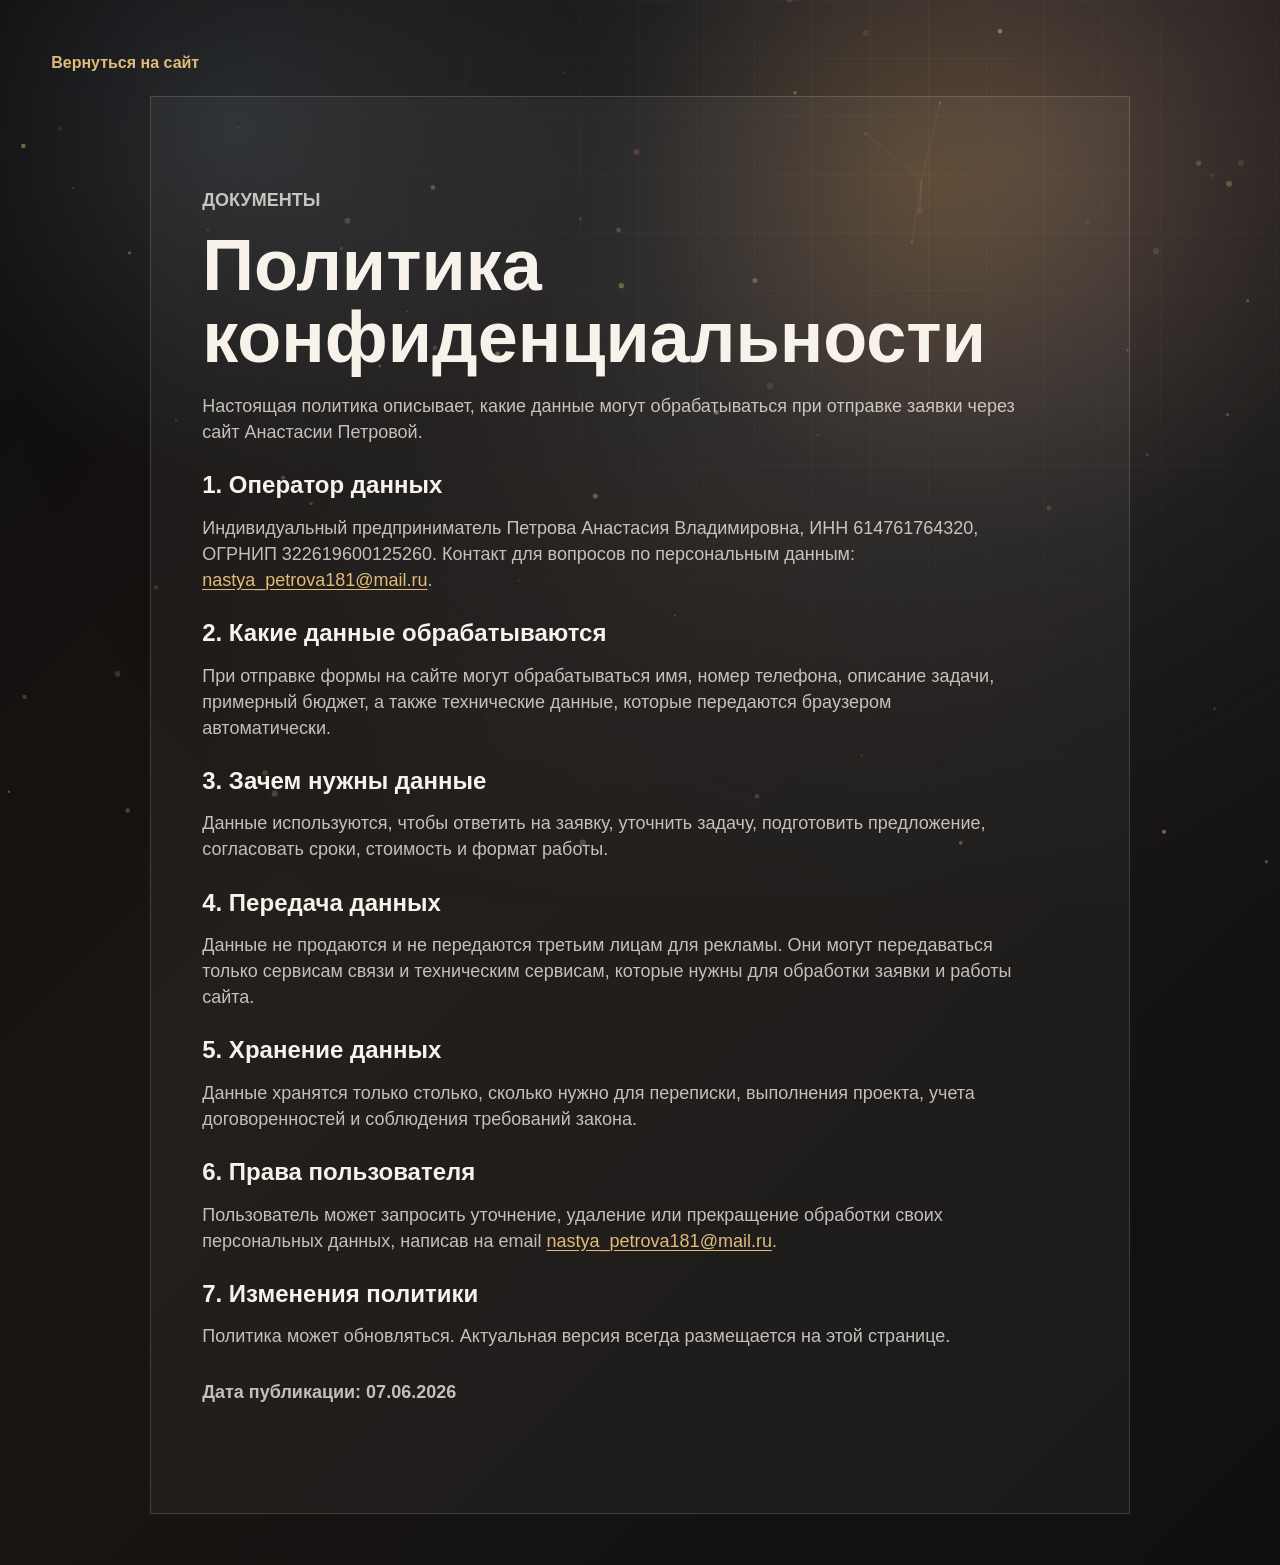
<file: privacy.html>
<!doctype html>
<html lang="ru">
<head>
  <meta charset="utf-8">
  <meta name="viewport" content="width=device-width, initial-scale=1">
  <title>Политика конфиденциальности | Анастасия Петрова</title>
  <meta name="description" content="Политика конфиденциальности сайта Анастасии Петровой.">
  <link rel="stylesheet" href="styles.css?v=20260607-privacy">
</head>
<body class="policy-page">
  <canvas class="motion-bg" id="motion-bg" aria-hidden="true"></canvas>
  <main class="policy">
    <a class="policy-back" href="index.html">Вернуться на сайт</a>
    <section class="section policy-content">
      <p class="eyebrow">Документы</p>
      <h1>Политика конфиденциальности</h1>
      <p>Настоящая политика описывает, какие данные могут обрабатываться при отправке заявки через сайт Анастасии Петровой.</p>

      <h2>1. Оператор данных</h2>
      <p>Индивидуальный предприниматель Петрова Анастасия Владимировна, ИНН 614761764320, ОГРНИП 322619600125260. Контакт для вопросов по персональным данным: <a href="mailto:nastya_petrova181@mail.ru">nastya_petrova181@mail.ru</a>.</p>

      <h2>2. Какие данные обрабатываются</h2>
      <p>При отправке формы на сайте могут обрабатываться имя, номер телефона, описание задачи, примерный бюджет, а также технические данные, которые передаются браузером автоматически.</p>

      <h2>3. Зачем нужны данные</h2>
      <p>Данные используются, чтобы ответить на заявку, уточнить задачу, подготовить предложение, согласовать сроки, стоимость и формат работы.</p>

      <h2>4. Передача данных</h2>
      <p>Данные не продаются и не передаются третьим лицам для рекламы. Они могут передаваться только сервисам связи и техническим сервисам, которые нужны для обработки заявки и работы сайта.</p>

      <h2>5. Хранение данных</h2>
      <p>Данные хранятся только столько, сколько нужно для переписки, выполнения проекта, учета договоренностей и соблюдения требований закона.</p>

      <h2>6. Права пользователя</h2>
      <p>Пользователь может запросить уточнение, удаление или прекращение обработки своих персональных данных, написав на email <a href="mailto:nastya_petrova181@mail.ru">nastya_petrova181@mail.ru</a>.</p>

      <h2>7. Изменения политики</h2>
      <p>Политика может обновляться. Актуальная версия всегда размещается на этой странице.</p>

      <p class="policy-date">Дата публикации: 07.06.2026</p>
    </section>
  </main>
  <script src="script.js?v=20260607-privacy"></script>
</body>
</html>
</file>
<file: styles.css>
:root {
  --paper: #f4efe7;
  --ink: #f8f3ea;
  --dark: #10100f;
  --deep: #17120f;
  --muted: #b7afa4;
  --line: rgba(248, 243, 234, 0.16);
  --panel: rgba(255, 252, 245, 0.09);
  --panel-strong: rgba(255, 252, 245, 0.15);
  --accent: #e0bd77;
  --gold: #d5ad65;
  --blue: #9fb6c7;
  --clay: #b87455;
  --neon: #caff00;
  --pc: #080908;
  --radius: 8px;
}

* {
  box-sizing: border-box;
}

html {
  scroll-behavior: smooth;
  scroll-padding-top: 92px;
}

body {
  margin: 0;
  color: var(--ink);
  background:
    radial-gradient(circle at 80% 10%, rgba(183, 116, 85, 0.22), transparent 30vw),
    radial-gradient(circle at 18% 8%, rgba(159, 182, 199, 0.16), transparent 28vw),
    linear-gradient(135deg, #0d0d0e 0%, #1b1512 44%, #0e1012 100%);
  font-family: Arial, Helvetica, sans-serif;
  line-height: 1.45;
  overflow-x: hidden;
}

a {
  color: inherit;
  text-decoration: none;
}

.motion-bg {
  position: fixed;
  inset: 0;
  z-index: -2;
  width: 100%;
  height: 100%;
  pointer-events: none;
}

body::before {
  content: "";
  position: fixed;
  inset: 0;
  z-index: -1;
  pointer-events: none;
  background:
    linear-gradient(rgba(255, 255, 255, 0.035) 1px, transparent 1px),
    linear-gradient(90deg, rgba(255, 255, 255, 0.035) 1px, transparent 1px);
  background-size: 58px 58px;
  mask-image: radial-gradient(circle at var(--mx, 72%) var(--my, 18%), black 0%, transparent 72%);
}

.site-header {
  position: sticky;
  top: 0;
  z-index: 20;
  display: flex;
  align-items: center;
  justify-content: space-between;
  gap: 18px;
  padding: 18px clamp(18px, 4vw, 56px);
  border-bottom: 1px solid rgba(248, 243, 234, 0.13);
  background: rgba(13, 13, 14, 0.72);
  backdrop-filter: blur(18px);
}

.brand,
.nav,
.hero-actions,
.contact-actions {
  display: flex;
  align-items: center;
}

.brand {
  gap: 12px;
  font-weight: 700;
  min-width: max-content;
}

.header-contact {
  display: grid;
  gap: 2px;
  min-width: max-content;
  color: rgba(248, 243, 234, 0.72);
  font-size: 12px;
  font-weight: 700;
}

.header-contact a:hover {
  color: var(--accent);
}

.brand-mark {
  display: grid;
  width: 42px;
  height: 42px;
  place-items: center;
  border: 1px solid rgba(248, 243, 234, 0.42);
  background: #111;
  color: var(--ink);
  font-size: 13px;
  overflow: hidden;
}

.photo-mark img {
  display: block;
  min-width: 0;
  width: 100%;
  height: 100%;
  object-fit: cover;
}

.header-proof {
  display: flex;
  flex-wrap: wrap;
  justify-content: center;
  gap: 8px;
  color: rgba(248, 243, 234, 0.82);
  font-size: 11px;
  font-weight: 800;
}

.header-proof span,
.hero-proof span {
  border: 1px solid rgba(248, 243, 234, 0.16);
  border-radius: 999px;
  background: rgba(255, 255, 255, 0.055);
  backdrop-filter: blur(14px);
  padding: 7px 10px;
}

.nav {
  gap: clamp(12px, 2.2vw, 28px);
  color: var(--muted);
  font-size: 14px;
  min-width: max-content;
}

.nav a:hover {
  color: var(--ink);
}

.hero {
  display: grid;
  grid-template-columns: minmax(0, 0.95fr) minmax(320px, 0.82fr);
  gap: clamp(28px, 5vw, 72px);
  min-height: calc(100vh - 76px);
  padding: clamp(48px, 7vw, 92px) clamp(18px, 4vw, 56px) 44px;
  align-items: center;
  position: relative;
}

.hero-copy {
  width: 100%;
  max-width: 840px;
  min-width: 0;
}

.eyebrow,
.mini-label {
  margin: 0 0 16px;
  color: var(--accent);
  font-size: 12px;
  font-weight: 700;
  letter-spacing: 0;
  text-transform: uppercase;
}

.hero h1,
.section h2,
.pc-hero h2 {
  margin: 0;
  font-size: clamp(42px, 6.4vw, 88px);
  line-height: 0.98;
  letter-spacing: 0;
}

.hero h1 {
  max-width: 780px;
  font-size: clamp(40px, 4.6vw, 64px);
}

.lead {
  max-width: 680px;
  margin: 18px 0 0;
  color: rgba(248, 243, 234, 0.78);
  font-size: clamp(17px, 1.65vw, 21px);
}

.hero-proof {
  display: flex;
  flex-wrap: wrap;
  gap: 8px;
  margin-top: 18px;
}

.hero-proof span {
  color: rgba(248, 243, 234, 0.86);
  font-size: 13px;
  font-weight: 800;
}

.location-note {
  margin: 18px 0 0;
  color: rgba(248, 243, 234, 0.5);
  font-size: 13px;
  font-weight: 700;
}

.hero-actions,
.contact-actions {
  flex-wrap: wrap;
  gap: 12px;
  margin-top: 22px;
}

.btn {
  display: inline-flex;
  align-items: center;
  justify-content: center;
  min-height: 46px;
  padding: 12px 18px;
  border: 1px solid rgba(248, 243, 234, 0.28);
  border-radius: var(--radius);
  font-size: 14px;
  font-weight: 700;
}

.btn.primary {
  border-color: rgba(224, 189, 119, 0.62);
  background: linear-gradient(135deg, #f0cf8d, #a97643);
  color: #18120e;
  box-shadow: 0 18px 52px rgba(169, 118, 67, 0.24);
}

.btn.dark {
  background: #262626;
  color: #fff;
}

.btn.ghost {
  background: rgba(255, 255, 255, 0.045);
  color: var(--ink);
}

.hero-showcase {
  position: relative;
  width: 100%;
  min-width: 0;
  min-height: clamp(500px, 56vw, 650px);
  perspective: 1100px;
}

.motion-strip {
  overflow: hidden;
  border-top: 1px solid var(--line);
  border-bottom: 1px solid var(--line);
  background: rgba(255, 255, 255, 0.035);
}

.motion-strip div {
  display: flex;
  width: max-content;
  gap: 34px;
  padding: 14px 0;
  animation: stripMove 34s linear infinite;
}

.motion-strip span {
  color: rgba(248, 243, 234, 0.7);
  font-size: 13px;
  font-weight: 900;
  text-transform: uppercase;
}

@keyframes stripMove {
  from { transform: translateX(0); }
  to { transform: translateX(-50%); }
}

.portrait-card {
  position: absolute;
  inset: 0 8% 4% 0;
  margin: 0;
  overflow: hidden;
  border: 1px solid rgba(248, 243, 234, 0.18);
  border-radius: 8px;
  background: rgba(255, 255, 255, 0.06);
  box-shadow: 0 34px 100px rgba(0, 0, 0, 0.45);
  transform: rotateY(-5deg) rotateX(2deg);
}

.portrait-card img {
  width: 100%;
  height: 100%;
  object-fit: cover;
  filter: saturate(1.02) contrast(1.04);
}

.portrait-card::after {
  content: "";
  position: absolute;
  inset: 0;
  background:
    linear-gradient(180deg, transparent 42%, rgba(0, 0, 0, 0.68)),
    radial-gradient(circle at var(--mx, 64%) var(--my, 20%), rgba(224, 189, 119, 0.26), transparent 28%);
}

.portrait-card figcaption {
  position: absolute;
  right: 22px;
  bottom: 22px;
  left: auto;
  z-index: 1;
  display: flex;
  align-items: end;
  justify-content: flex-end;
  gap: 16px;
  width: auto;
  max-width: calc(100% - 44px);
  text-align: right;
}

.portrait-card figcaption strong {
  max-width: none;
}

.portrait-card figcaption span,
.floating-card .mini-label {
  color: rgba(248, 243, 234, 0.64);
}

.portrait-card figcaption strong {
  font-size: clamp(22px, 3vw, 34px);
  white-space: nowrap;
}

.floating-card {
  position: absolute;
  z-index: 2;
  border: 1px solid rgba(248, 243, 234, 0.18);
  border-radius: var(--radius);
  background: rgba(14, 14, 15, 0.72);
  backdrop-filter: blur(18px);
  box-shadow: 0 20px 60px rgba(0, 0, 0, 0.34);
  padding: 16px;
}

.floating-card strong {
  display: block;
  max-width: 190px;
  color: var(--ink);
  line-height: 1.12;
}

.card-a {
  top: 5%;
  right: auto;
  left: -5%;
}

.card-b {
  bottom: 24%;
  left: -7%;
}

.portrait-card figcaption {
  max-width: none;
}

.card-c {
  display: grid;
  width: 134px;
  height: 134px;
  right: 2%;
  bottom: 4%;
  place-items: center;
  background: linear-gradient(135deg, rgba(224, 189, 119, 0.95), rgba(159, 182, 199, 0.82));
  color: #16120e;
  text-align: center;
}

.card-c span {
  font-size: 38px;
  font-weight: 950;
}

.card-c small {
  max-width: 96px;
  margin-top: -34px;
  font-size: 11px;
  font-weight: 900;
}

.board-card,
.service-card,
.case-card,
.compare-card,
.price-grid article {
  border: 1px solid var(--line);
  border-radius: var(--radius);
  background: var(--panel);
  backdrop-filter: blur(16px);
}

.board-card {
  padding: 20px;
  overflow: hidden;
}

.logo-card {
  display: flex;
  flex-direction: column;
  justify-content: space-between;
  grid-row: span 2;
}

.sample-logo {
  display: grid;
  width: min(68%, 260px);
  aspect-ratio: 1;
  place-items: center;
  border: 1px solid var(--ink);
  background: var(--ink);
  color: var(--paper);
  font-size: clamp(52px, 8vw, 100px);
  font-weight: 800;
}

.ad-card {
  background: #e9dfca;
}

.ad-card h2 {
  margin: 18px 0 10px;
  font-size: 38px;
  line-height: 0.92;
}

.ad-card p {
  margin: 0;
  color: #4a4740;
}

.grid-card {
  display: grid;
  grid-template-columns: repeat(4, 1fr);
  gap: 8px;
  background: var(--ink);
}

.grid-card span {
  min-height: 52px;
  background: var(--paper);
}

.section {
  padding: clamp(54px, 7vw, 92px) clamp(18px, 4vw, 56px);
  scroll-margin-top: 92px;
  position: relative;
}

.intro,
.included {
  display: grid;
  grid-template-columns: minmax(240px, 0.72fr) minmax(280px, 1fr);
  gap: clamp(24px, 5vw, 70px);
  border-top: 1px solid var(--line);
  background: linear-gradient(180deg, rgba(255, 255, 255, 0.035), rgba(255, 255, 255, 0.01));
}

.intro p:last-child,
.included p,
.pc-hero p {
  margin: 0;
  color: rgba(248, 243, 234, 0.74);
  font-size: clamp(17px, 1.9vw, 22px);
}

.section-head {
  max-width: 760px;
  margin-bottom: 28px;
}

.section h2 {
  font-size: clamp(32px, 4vw, 56px);
}

.service-grid,
.portfolio-grid,
.compare-grid,
.price-grid,
.logo-options,
.brandbook,
.pc-assets,
.steps {
  display: grid;
  gap: 14px;
}

.service-grid {
  grid-template-columns: repeat(3, 1fr);
}

.service-wide {
  grid-column: 1 / -1;
}

.service-card,
.price-grid article {
  padding: 24px;
}

.service-number {
  color: var(--gold);
  font-size: 13px;
  font-weight: 800;
}

h3 {
  margin: 10px 0;
  font-size: 22px;
  line-height: 1.12;
}

.service-card p,
.case-card p,
.compare-card p,
.price-grid p,
.steps p,
.brand-panel p,
.asset p {
  color: var(--muted);
  margin: 0 0 18px;
}

.case-card .case-note {
  margin-top: 12px;
  color: rgba(248, 243, 234, 0.88);
  font-size: 13px;
  font-weight: 900;
  text-transform: uppercase;
}

.service-card strong,
.price-grid strong {
  display: block;
  margin-top: auto;
  font-size: 18px;
}

.steps {
  grid-template-columns: repeat(4, 1fr);
}

.steps article {
  padding: 22px 0;
  border-top: 1px solid var(--line);
}

.steps span {
  display: grid;
  width: 34px;
  height: 34px;
  margin-bottom: 18px;
  place-items: center;
  border: 1px solid rgba(248, 243, 234, 0.32);
  border-radius: 50%;
  font-weight: 700;
}

.urgency {
  display: grid;
  grid-template-columns: 110px minmax(280px, 1fr) auto;
  gap: 24px;
  align-items: center;
  border-top: 1px solid var(--line);
  border-bottom: 1px solid var(--line);
  background:
    radial-gradient(circle at 8% 50%, rgba(224, 189, 119, 0.18), transparent 28%),
    rgba(255, 255, 255, 0.035);
}

.urgency h2 {
  font-size: clamp(30px, 3.3vw, 48px);
}

.urgency p:not(.eyebrow) {
  max-width: 850px;
  margin: 10px 0 0;
  color: rgba(248, 243, 234, 0.74);
}

.urgency-icon {
  display: grid;
  width: 88px;
  aspect-ratio: 1;
  place-items: center;
  border: 1px solid rgba(224, 189, 119, 0.62);
  border-radius: 50%;
  color: var(--accent);
  font-size: 34px;
  font-weight: 950;
  box-shadow: 0 0 0 0 rgba(224, 189, 119, 0.34);
  animation: pulseRing 2.2s ease-in-out infinite;
}

@keyframes pulseRing {
  50% { box-shadow: 0 0 0 16px rgba(224, 189, 119, 0); transform: translateY(-2px); }
}

.check-list {
  display: grid;
  gap: 12px;
  margin: 0;
  padding: 0;
  list-style: none;
  color: rgba(248, 243, 234, 0.78);
  font-size: 19px;
}

.check-list li {
  padding-bottom: 12px;
  border-bottom: 1px solid var(--line);
}

.portfolio-grid {
  grid-template-columns: repeat(4, 1fr);
}

.deep-dive {
  border-top: 1px solid var(--line);
  background: rgba(255, 255, 255, 0.02);
}

.deep-grid,
.bot-flow,
.review-grid,
.faq-list {
  display: grid;
  gap: 14px;
}

.deep-grid {
  grid-template-columns: repeat(4, 1fr);
}

.deep-grid article,
.bot-flow article,
.faq-list details {
  border: 1px solid var(--line);
  border-radius: var(--radius);
  background: var(--panel);
  backdrop-filter: blur(16px);
  padding: 22px;
}

.deep-grid article,
.bot-flow article {
  min-height: 220px;
  transform: translateY(0);
  transition: transform 180ms ease, background 180ms ease, border-color 180ms ease;
}

.deep-grid article:hover,
.bot-flow article:hover,
.service-card:hover {
  border-color: rgba(224, 189, 119, 0.46);
  background: var(--panel-strong);
  transform: translateY(-4px);
}

.deep-grid p,
.bot-flow p,
.faq-list p,
.review-grid p {
  color: var(--muted);
  margin: 0;
}

.bot-dive {
  background:
    radial-gradient(circle at 85% 22%, rgba(159, 182, 199, 0.12), transparent 28%),
    rgba(255, 255, 255, 0.018);
}

.bot-flow {
  grid-template-columns: repeat(4, 1fr);
}

.bot-flow span {
  display: grid;
  width: 38px;
  aspect-ratio: 1;
  place-items: center;
  border-radius: 50%;
  background: rgba(224, 189, 119, 0.16);
  color: var(--accent);
  font-weight: 900;
}

.case-card {
  min-height: 340px;
  padding: 14px;
}

.case-card:first-child {
  grid-column: span 2;
}

.case-visual {
  display: grid;
  min-height: 145px;
  margin-bottom: 18px;
  place-items: center;
  border-radius: 6px;
  color: #fff;
  font-size: 42px;
  font-weight: 900;
}

.case-pc .case-visual { background: #070707; color: var(--neon); }
.case-kids .case-visual { background: #d8ecff; color: #2b5379; }
.case-club .case-visual { background: #1b2541; color: #8ee4ff; }
.case-club .case-logo-preview { background: #050505; }
.case-tools .case-visual { background: #e6e0d2; color: #2a2a26; }
.case-plaster .case-visual { background: #cfc4ae; color: #4b4033; }
.case-beer .case-visual { background: #241b14; color: #e3bd67; }
.case-pancake .case-visual { background: #f6d27b; color: #74391f; }

.case-facade-preview {
  min-height: 182px;
  padding: 0;
  overflow: hidden;
  background: #211e1a;
}

.case-facade-preview img {
  display: block;
  width: 100%;
  height: 100%;
  min-height: 182px;
  object-fit: cover;
}

.case-card-mockup-preview {
  min-height: 182px;
  padding: 0;
  overflow: hidden;
  background: #ead3bd;
}

.case-card-mockup-preview img {
  display: block;
  width: 100%;
  height: 100%;
  min-height: 182px;
  object-fit: contain;
}

.case-logo-preview {
  min-height: 182px;
  padding: 16px;
  overflow: hidden;
  background: #050605;
}

.case-logo-preview img {
  display: block;
  width: 100%;
  height: 100%;
  min-height: 182px;
  object-fit: contain;
}

.compare-grid,
.price-grid,
.logo-options,
.brandbook {
  grid-template-columns: repeat(3, 1fr);
}

.compare-grid {
  grid-template-columns: repeat(4, 1fr);
}

.price-grid {
  grid-template-columns: repeat(4, 1fr);
}

.compare-card {
  display: grid;
  grid-template-columns: 1fr 1fr;
  gap: 12px;
  padding: 16px;
}

.compare-card h3,
.compare-card p {
  grid-column: 1 / -1;
}

.old-logo,
.new-logo {
  display: grid;
  aspect-ratio: 1.35;
  place-items: center;
  border: 1px solid var(--line);
  border-radius: 6px;
  font-weight: 900;
  text-align: center;
}

.old-logo {
  color: rgba(248, 243, 234, 0.58);
  background: rgba(255, 255, 255, 0.08);
}

.new-logo {
  color: var(--neon);
  background: #080908;
  font-size: 38px;
}

.new-logo.soft {
  color: #2b5379;
  background: #d8ecff;
}

.old-logo.service {
  color: #7c8178;
}

.new-logo.service {
  color: #233029;
  background: #dce8df;
}

.old-logo.warm {
  color: #9b7246;
}

.new-logo.warm {
  color: #74391f;
  background: #f6d27b;
}

.pc-case {
  background: var(--pc);
  color: #f4f4ef;
  padding-top: clamp(96px, 10vw, 140px);
}

.pc-case .eyebrow,
.pc-case .mini-label,
.neon {
  color: var(--neon);
}

.pc-hero {
  display: grid;
  grid-template-columns: minmax(280px, 1fr) 190px;
  gap: 28px;
  align-items: end;
  margin-bottom: 28px;
}

.pc-hero h2 {
  color: #fff;
}

.pc-hero p {
  max-width: 780px;
  color: #c9cbc3;
}

.pc-badge {
  display: grid;
  aspect-ratio: 1;
  place-items: center;
  border: 1px solid var(--neon);
  color: var(--neon);
  text-align: center;
}

.pc-badge span {
  font-size: 58px;
  font-weight: 950;
  line-height: 0.9;
}

.pc-badge small {
  display: block;
  margin-top: -38px;
  color: #f4f4ef;
}

.logo-options article,
.brand-panel,
.asset,
.asset-files {
  border: 1px solid rgba(202, 255, 0, 0.22);
  border-radius: var(--radius);
  background: #101110;
  padding: 18px;
}

.rig-logo {
  display: grid;
  width: 152px;
  aspect-ratio: 1;
  margin-bottom: 18px;
  place-items: center;
  color: var(--neon);
  font-size: 52px;
  font-weight: 950;
  line-height: 1;
}

.rig-logo img {
  display: block;
  width: 92%;
  height: 92%;
  object-fit: contain;
}

.mark-a {
  border: 2px solid var(--neon);
  transform: skew(-8deg);
}

.mark-b {
  clip-path: polygon(16% 0, 100% 0, 84% 100%, 0 100%);
  background: var(--neon);
  color: #070707;
}

.mark-c {
  border: 2px solid var(--neon);
  box-shadow: inset 18px 0 0 var(--neon);
  color: #fff;
}

.brandbook {
  margin-top: 14px;
}

.swatches {
  display: grid;
  grid-template-columns: repeat(4, 1fr);
  gap: 8px;
}

.swatches span {
  display: flex;
  min-height: 96px;
  align-items: end;
  padding: 8px;
  border-radius: 6px;
  background: var(--c);
  color: #fff;
  font-size: 11px;
  font-weight: 700;
}

.swatches span:nth-child(2),
.swatches span:nth-child(3) {
  color: #070707;
}

.pc-assets {
  grid-template-columns: repeat(2, 1fr);
  margin-top: 14px;
}

.asset {
  min-height: 260px;
}

.tg-banner {
  display: grid;
  grid-template-columns: 1fr 118px;
  gap: 18px;
  background:
    linear-gradient(135deg, rgba(202, 255, 0, 0.18), transparent 34%),
    #101110;
}

.tg-banner h3,
.avito-cover h3 {
  max-width: 560px;
  color: #fff;
  font-size: clamp(28px, 4vw, 54px);
  text-transform: uppercase;
}

.qr {
  display: grid;
  width: 118px;
  height: 118px;
  place-items: center;
  align-self: end;
  background: #f4f4ef;
  color: #070707;
  font-weight: 900;
}

.facade {
  grid-column: 1 / -1;
}

.facade-board {
  display: grid;
  grid-template-columns: 1fr 0.34fr 1fr;
  min-height: 320px;
  margin-top: 14px;
  border: 1px solid var(--neon);
  background: #070707;
}

.facade-left,
.facade-right {
  display: flex;
  flex-direction: column;
  justify-content: center;
  padding: clamp(18px, 4vw, 46px);
}

.rig-logo.small {
  width: 72px;
  margin: 0 0 18px;
  border: 2px solid var(--neon);
  font-size: 28px;
}

.facade-left strong {
  color: #fff;
  font-size: clamp(28px, 4vw, 54px);
  line-height: 0.95;
}

.facade-left span,
.facade-right small {
  margin-top: 12px;
  color: var(--neon);
  font-weight: 800;
}

.door {
  align-self: end;
  height: 72%;
  border: 1px solid #4e5248;
  border-bottom: 0;
  background: linear-gradient(90deg, #20221e 0 49%, #121411 49% 51%, #20221e 51%);
}

.facade-right {
  align-items: flex-end;
  text-align: right;
}

.facade-right b {
  max-width: 420px;
  color: #fff;
  font-size: clamp(24px, 3.2vw, 44px);
  line-height: 0.96;
  text-transform: uppercase;
}

.avito-cover {
  background:
    radial-gradient(circle at 78% 34%, rgba(202, 255, 0, 0.22), transparent 30%),
    #101110;
}

.cover-specs,
.sticker-row {
  display: flex;
  flex-wrap: wrap;
  gap: 8px;
}

.cover-specs span,
.sticker-row span {
  border: 1px solid var(--neon);
  border-radius: 999px;
  padding: 8px 12px;
  color: var(--neon);
  font-size: 12px;
  font-weight: 900;
  text-transform: uppercase;
}

.certificate dl {
  display: grid;
  gap: 10px;
  margin: 24px 0 0;
}

.certificate div {
  display: flex;
  justify-content: space-between;
  gap: 18px;
  padding-bottom: 10px;
  border-bottom: 1px solid rgba(244, 244, 239, 0.16);
}

.certificate dt {
  color: #a9aca2;
}

.certificate dd {
  margin: 0;
  color: var(--neon);
  font-weight: 900;
}

.stickers {
  display: flex;
  flex-direction: column;
  justify-content: center;
}

.sticker-row span {
  display: grid;
  min-width: 92px;
  min-height: 56px;
  place-items: center;
  border-radius: 6px;
  background: var(--neon);
  color: #070707;
}

.asset-files {
  margin-top: 14px;
}

.asset-files div {
  display: flex;
  flex-wrap: wrap;
  gap: 8px;
}

.asset-files a {
  display: inline-flex;
  min-height: 38px;
  align-items: center;
  border: 1px solid var(--neon);
  border-radius: 999px;
  padding: 8px 12px;
  color: var(--neon);
  font-size: 13px;
  font-weight: 900;
}

.territoria-case {
  --territoria-purple: #b51cff;
  --territoria-violet: #6e18ff;
  --territoria-deep: #120019;
  --territoria-ink: #f8f2ff;
  background:
    radial-gradient(circle at 76% 8%, rgba(181, 28, 255, 0.25), transparent 28vw),
    radial-gradient(circle at 18% 22%, rgba(110, 24, 255, 0.22), transparent 30vw),
    linear-gradient(135deg, #050407 0%, #120019 48%, #050407 100%);
}

.territoria-case .eyebrow,
.territoria-case .mini-label,
.territoria-case .neon {
  color: var(--territoria-purple);
}

.territoria-case .pc-hero p {
  color: rgba(248, 242, 255, 0.78);
}

.territoria-case .pc-badge {
  border-color: rgba(181, 28, 255, 0.7);
  color: #fff;
  background:
    radial-gradient(circle at 50% 38%, rgba(181, 28, 255, 0.3), transparent 55%),
    rgba(255, 255, 255, 0.03);
  box-shadow: 0 0 44px rgba(181, 28, 255, 0.2);
}

.territoria-case .pc-badge span {
  color: var(--territoria-purple);
  font-size: 46px;
}

.territoria-case .pc-badge small {
  margin-top: -32px;
  color: rgba(248, 242, 255, 0.78);
}

.territoria-scope {
  display: flex;
  flex-wrap: wrap;
  gap: 8px;
  margin: 0 0 22px;
}

.territoria-scope span {
  border: 1px solid rgba(181, 28, 255, 0.34);
  border-radius: 999px;
  padding: 8px 12px;
  color: rgba(248, 242, 255, 0.84);
  background: rgba(255, 255, 255, 0.045);
  font-size: 12px;
  font-weight: 900;
  text-transform: uppercase;
}

.territoria-gallery {
  display: grid;
  grid-template-columns: repeat(3, minmax(0, 1fr));
  gap: 14px;
}

.territoria-work-card {
  min-height: 510px;
  border: 1px solid rgba(181, 28, 255, 0.24);
  border-radius: var(--radius);
  background:
    linear-gradient(180deg, rgba(255, 255, 255, 0.06), rgba(255, 255, 255, 0.025)),
    #0b090d;
  padding: 18px;
  overflow: hidden;
}

.territoria-work-card h3 {
  margin: 0 0 10px;
  color: #fff;
  font-size: clamp(22px, 2.2vw, 31px);
  line-height: 1.05;
}

.territoria-work-card p {
  margin: 0;
  color: rgba(248, 242, 255, 0.72);
  font-size: 16px;
}

.territoria-work-card-wide {
  grid-column: span 2;
  min-height: 360px;
}

.territoria-preview {
  position: relative;
  display: grid;
  min-height: 250px;
  margin-bottom: 18px;
  border: 1px solid rgba(181, 28, 255, 0.26);
  border-radius: 7px;
  overflow: hidden;
  background: #070407;
}

.territoria-preview::after {
  content: "";
  position: absolute;
  inset: 0;
  pointer-events: none;
  background:
    linear-gradient(rgba(255, 255, 255, 0.055) 1px, transparent 1px),
    linear-gradient(90deg, rgba(255, 255, 255, 0.045) 1px, transparent 1px);
  background-size: 34px 34px;
  opacity: 0.28;
}

.visual-logo {
  place-items: center;
  background:
    radial-gradient(circle at 50% 50%, rgba(181, 28, 255, 0.2), transparent 56%),
    #050505;
}

.visual-logo img {
  display: block;
  width: min(72%, 270px);
  height: min(72%, 270px);
  object-fit: contain;
  filter: drop-shadow(0 0 26px rgba(181, 28, 255, 0.55));
}

.visual-meaning {
  align-content: start;
  padding: 34px;
  background: linear-gradient(135deg, #27003d, #160022);
}

.visual-meaning h4,
.visual-config h4 {
  position: relative;
  z-index: 1;
  margin: 0 0 12px;
  color: var(--territoria-purple);
  font-size: clamp(24px, 2.8vw, 42px);
  line-height: 1.05;
}

.visual-meaning p {
  position: relative;
  z-index: 1;
  max-width: 640px;
  color: rgba(255, 255, 255, 0.86);
  font-size: 18px;
}

.visual-brandbook {
  grid-template-columns: repeat(2, 1fr);
  gap: 10px;
  padding: 18px;
  background:
    linear-gradient(135deg, rgba(181, 28, 255, 0.18), transparent 45%),
    #09050d;
}

.visual-brandbook span {
  position: relative;
  z-index: 1;
  display: grid;
  place-items: center;
  border: 1px solid rgba(181, 28, 255, 0.4);
  border-radius: 6px;
  color: #fff;
  background: rgba(255, 255, 255, 0.055);
  font-weight: 950;
  text-transform: uppercase;
}

.visual-brandbook span:nth-child(1) {
  color: var(--territoria-purple);
  font-size: 42px;
}

.visual-brandbook span:nth-child(2) {
  color: #fff;
  background: linear-gradient(135deg, #b51cff, #5d19ff);
}

.visual-room {
  background:
    radial-gradient(circle at 68% 45%, rgba(255, 255, 255, 0.22), transparent 22%),
    linear-gradient(180deg, #171719, #050505);
}

.visual-room-photo {
  background: #070407;
}

.visual-room-photo img {
  display: block;
  width: 100%;
  height: 100%;
  min-height: 250px;
  object-fit: cover;
}

.visual-room-one::before {
  content: "";
  position: absolute;
  left: 10%;
  bottom: 17%;
  width: 26%;
  height: 58%;
  border-radius: 46% 46% 22% 22%;
  background:
    linear-gradient(90deg, #2c2c2d 0 48%, #bc53ff 48% 52%, #1d1d1f 52%),
    #202124;
  box-shadow:
    120px 4px 0 -52px rgba(255, 255, 255, 0.14),
    0 18px 40px rgba(0, 0, 0, 0.55);
}

.visual-room-one::after {
  background:
    linear-gradient(to top, #e8e8e8 0 26%, transparent 26%),
    radial-gradient(circle at 72% 36%, transparent 0 18%, rgba(255, 255, 255, 0.9) 18% 20%, transparent 20%),
    linear-gradient(rgba(255, 255, 255, 0.055) 1px, transparent 1px),
    linear-gradient(90deg, rgba(255, 255, 255, 0.045) 1px, transparent 1px);
  background-size: auto, auto, 34px 34px, 34px 34px;
  opacity: 1;
}

.visual-room-two {
  background:
    linear-gradient(105deg, transparent 0 36%, rgba(181, 28, 255, 0.7) 36% 37%, transparent 37%),
    linear-gradient(75deg, transparent 0 60%, rgba(181, 28, 255, 0.5) 60% 61%, transparent 61%),
    linear-gradient(90deg, #08070a, #1c1026 48%, #050407);
}

.visual-room-two::before {
  content: "ТЕРРИТОРИЯ\A ЗДЕСЬ НАЧИНАЕТСЯ ИГРА\A НАШЕ ДЕЛО - ПОБЕЖДАТЬ";
  white-space: pre-line;
  position: absolute;
  left: 8%;
  top: 18%;
  z-index: 1;
  color: rgba(255, 255, 255, 0.88);
  font-size: clamp(16px, 2vw, 28px);
  font-weight: 950;
  line-height: 1.15;
}

.visual-room-two::after {
  background:
    radial-gradient(circle at 78% 54%, rgba(181, 28, 255, 0.36), transparent 16%),
    linear-gradient(rgba(255, 255, 255, 0.045) 1px, transparent 1px),
    linear-gradient(90deg, rgba(255, 255, 255, 0.04) 1px, transparent 1px);
  background-size: auto, 34px 34px, 34px 34px;
  opacity: 1;
}

.visual-price {
  align-content: start;
  gap: 10px;
  padding: 22px;
  background:
    radial-gradient(circle at 80% 18%, rgba(181, 28, 255, 0.38), transparent 22%),
    #120019;
}

.visual-price strong {
  position: relative;
  z-index: 1;
  justify-self: center;
  padding: 8px 34px;
  border-radius: 4px;
  background: linear-gradient(135deg, #6f12aa, #b51cff);
  color: #fff;
  font-size: 28px;
}

.visual-price div {
  position: relative;
  z-index: 1;
  display: flex;
  justify-content: space-between;
  gap: 18px;
  border-radius: 4px;
  padding: 12px 14px;
  background: linear-gradient(135deg, rgba(181, 28, 255, 0.8), rgba(110, 24, 255, 0.62));
  color: #fff;
  font-weight: 950;
}

.visual-config {
  align-content: start;
  gap: 10px;
  padding: 24px;
  background:
    radial-gradient(circle at 82% 20%, rgba(181, 28, 255, 0.34), transparent 24%),
    #120019;
}

.visual-config div {
  position: relative;
  z-index: 1;
  display: grid;
  grid-template-columns: 0.74fr 1fr;
  gap: 12px;
  border: 1px solid rgba(181, 28, 255, 0.42);
  border-radius: 6px;
  padding: 12px;
  color: #fff;
}

.visual-config b {
  color: var(--territoria-purple);
}

.visual-tournament {
  align-content: center;
  gap: 12px;
  padding: 28px;
  background:
    radial-gradient(circle at 12% 72%, rgba(255, 255, 255, 0.16), transparent 18%),
    linear-gradient(135deg, #1b0524, #09040d);
}

.visual-tournament span,
.visual-tournament strong,
.visual-tournament small {
  position: relative;
  z-index: 1;
  color: #fff;
  text-transform: uppercase;
}

.visual-tournament span {
  max-width: 360px;
  font-size: clamp(32px, 4vw, 60px);
  font-weight: 950;
  line-height: 0.9;
}

.visual-tournament strong {
  width: max-content;
  padding: 12px 22px;
  background: linear-gradient(135deg, #b51cff, #7f00b9);
  font-size: clamp(30px, 4vw, 58px);
}

.visual-tournament small {
  font-size: 18px;
  font-weight: 900;
}

.visual-facade {
  grid-template-columns: 1fr 0.48fr 0.42fr;
  align-items: end;
  gap: 10px;
  padding: 22px;
  background:
    linear-gradient(90deg, #3d3028 0 16%, #1d1714 16% 20%, #2a211d 20% 100%);
}

.visual-facade-photo {
  padding: 0;
  background: #070407;
}

.visual-facade-photo img {
  display: block;
  width: 100%;
  height: 100%;
  min-height: 250px;
  object-fit: contain;
}

.facade-sign,
.facade-door,
.facade-side {
  position: relative;
  z-index: 1;
}

.facade-sign {
  align-self: start;
  grid-column: 1 / -1;
  border-radius: 4px;
  padding: 16px;
  background: #050505;
  color: var(--territoria-purple);
  font-size: clamp(26px, 4vw, 48px);
  font-weight: 950;
  text-shadow: 0 0 18px rgba(181, 28, 255, 0.75);
}

.facade-door {
  min-height: 150px;
  border: 1px solid rgba(181, 28, 255, 0.46);
  background:
    radial-gradient(circle at 50% 40%, rgba(181, 28, 255, 0.34), transparent 28%),
    #080808;
}

.facade-side {
  min-height: 150px;
  padding: 18px;
  background: #262626;
  color: var(--territoria-purple);
  font-weight: 950;
  line-height: 1.5;
}

.visual-support {
  display: flex;
  flex-wrap: wrap;
  align-content: center;
  gap: 10px;
  padding: 22px;
  background:
    radial-gradient(circle at 60% 50%, rgba(181, 28, 255, 0.24), transparent 32%),
    #09050d;
}

.visual-support span {
  position: relative;
  z-index: 1;
  border: 1px solid rgba(181, 28, 255, 0.42);
  border-radius: 999px;
  padding: 10px 14px;
  color: rgba(248, 242, 255, 0.88);
  background: rgba(255, 255, 255, 0.055);
  font-weight: 900;
  text-transform: uppercase;
}

.reviews {
  border-top: 1px solid var(--line);
}

.review-grid {
  grid-template-columns: repeat(3, minmax(240px, 1fr));
  gap: 28px 34px;
}

.review-grid article {
  position: relative;
  min-height: auto;
  padding: 0 0 0 20px;
  border-left: 2px solid rgba(224, 189, 119, 0.56);
}

.review-grid p {
  font-size: 17px;
  line-height: 1.55;
}

.review-grid strong {
  display: block;
  margin-top: 12px;
  color: var(--ink);
  font-size: 14px;
}

.review-grid article::before {
  content: "“";
  position: absolute;
  left: 0;
  top: -18px;
  color: rgba(224, 189, 119, 0.34);
  font-size: 54px;
  font-weight: 900;
  line-height: 1;
  transform: translateX(-65%);
}

.faq {
  border-top: 1px solid var(--line);
}

.faq-list {
  max-width: 1080px;
}

.faq-list details {
  padding: 0;
  overflow: hidden;
}

.faq-list summary {
  cursor: pointer;
  list-style: none;
  padding: 20px 22px;
  color: var(--ink);
  font-size: 18px;
  font-weight: 900;
}

.faq-list summary::-webkit-details-marker {
  display: none;
}

.faq-list summary::after {
  content: "+";
  float: right;
  color: var(--accent);
}

.faq-list details[open] summary::after {
  content: "−";
}

.faq-list p {
  padding: 0 22px 22px;
}

.pricing {
  border-top: 1px solid var(--line);
}

.contact {
  display: grid;
  grid-template-columns: minmax(280px, 0.8fr) minmax(280px, 1fr);
  gap: 28px;
  align-items: start;
  border-top: 1px solid var(--line);
  background:
    linear-gradient(135deg, rgba(224, 189, 119, 0.12), rgba(159, 182, 199, 0.08)),
    rgba(255, 255, 255, 0.035);
}

.contact p {
  max-width: 640px;
  color: rgba(248, 243, 234, 0.72);
}

.contact-actions.compact {
  margin-top: 22px;
}

.contact-form {
  display: grid;
  gap: 14px;
  border: 1px solid rgba(248, 243, 234, 0.16);
  border-radius: var(--radius);
  background: rgba(255, 255, 255, 0.08);
  backdrop-filter: blur(18px);
  padding: 18px;
}

.contact-form label {
  display: grid;
  gap: 7px;
}

.contact-form span {
  color: rgba(248, 243, 234, 0.82);
  font-size: 13px;
  font-weight: 800;
}

.contact-form input,
.contact-form textarea {
  width: 100%;
  border: 1px solid rgba(248, 243, 234, 0.16);
  border-radius: var(--radius);
  background: rgba(255, 255, 255, 0.1);
  color: var(--ink);
  font: inherit;
  padding: 13px 14px;
}

.contact-form input::placeholder,
.contact-form textarea::placeholder {
  color: rgba(248, 243, 234, 0.44);
}

.contact-form textarea {
  resize: vertical;
}

.contact-form input:focus,
.contact-form textarea:focus {
  outline: 2px solid rgba(185, 154, 88, 0.38);
  outline-offset: 2px;
}

.contact-form button {
  width: 100%;
  cursor: pointer;
}

.back-to-top {
  position: fixed;
  right: clamp(16px, 3vw, 28px);
  bottom: clamp(16px, 3vw, 28px);
  z-index: 30;
  display: inline-flex;
  min-height: 44px;
  align-items: center;
  justify-content: center;
  border: 1px solid rgba(224, 189, 119, 0.56);
  border-radius: 999px;
  background: rgba(16, 16, 15, 0.78);
  color: var(--ink);
  cursor: pointer;
  font: inherit;
  font-size: 13px;
  font-weight: 900;
  opacity: 0;
  padding: 10px 15px;
  pointer-events: none;
  transform: translateY(12px);
  transition: opacity 180ms ease, transform 180ms ease, background 180ms ease;
  backdrop-filter: blur(16px);
}

.back-to-top.is-visible {
  opacity: 1;
  pointer-events: auto;
  transform: translateY(0);
}

.back-to-top:hover {
  background: rgba(224, 189, 119, 0.92);
  color: #18120e;
}

.form-note {
  margin: 0;
  font-size: 13px;
}

.checklist-tab {
  position: fixed;
  left: 0;
  top: 48%;
  z-index: 35;
  min-height: 46px;
  border: 1px solid rgba(224, 189, 119, 0.4);
  border-left: 0;
  border-radius: 0 8px 8px 0;
  background: linear-gradient(180deg, #e0bd77, #a97643);
  color: #17120f;
  cursor: pointer;
  font: inherit;
  font-size: 14px;
  font-weight: 900;
  padding: 12px 10px;
  writing-mode: vertical-rl;
  transform: translateY(-50%) rotate(180deg);
  box-shadow: 0 18px 50px rgba(0, 0, 0, 0.28);
}

.checklist-modal {
  position: fixed;
  inset: 0;
  z-index: 60;
  display: none;
  place-items: center;
  padding: 18px;
  background: rgba(0, 0, 0, 0.68);
  backdrop-filter: blur(10px);
}

.checklist-modal.is-open {
  display: grid;
}

.checklist-dialog {
  position: relative;
  width: min(620px, 100%);
  border: 1px solid rgba(248, 243, 234, 0.2);
  border-radius: var(--radius);
  background: #f8f3ea;
  color: #15120f;
  padding: clamp(24px, 5vw, 46px);
  box-shadow: 0 40px 120px rgba(0, 0, 0, 0.42);
}

.checklist-dialog h2 {
  margin: 0;
  font-size: clamp(32px, 5vw, 48px);
  line-height: 0.98;
}

.checklist-dialog p {
  color: #5c564d;
}

.checklist-dialog .eyebrow {
  color: #a97643;
}

.site-footer {
  display: grid;
  gap: 10px;
  justify-items: center;
  padding: 34px clamp(18px, 4vw, 56px) 42px;
  border-top: 1px solid var(--line);
  background: rgba(255, 255, 255, 0.035);
  color: rgba(248, 243, 234, 0.72);
  text-align: center;
  font-size: 14px;
}

.site-footer div {
  display: grid;
  gap: 3px;
}

.site-footer strong {
  color: var(--ink);
}

.footer-links {
  margin-top: 4px;
}

.footer-links a {
  color: var(--accent);
  text-decoration: underline;
  text-underline-offset: 3px;
}

.policy {
  min-height: 100vh;
  padding: clamp(24px, 4vw, 56px);
}

.policy-back {
  display: inline-flex;
  margin-bottom: 22px;
  color: var(--accent);
  font-weight: 800;
}

.policy-content {
  max-width: 980px;
  margin: 0 auto;
  border: 1px solid var(--line);
  background: rgba(255, 255, 255, 0.045);
}

.policy-content h1 {
  margin: 0 0 20px;
  font-size: clamp(38px, 6vw, 72px);
  line-height: 1;
}

.policy-content h2 {
  margin: 28px 0 8px;
  font-size: 24px;
}

.policy-content p {
  max-width: 820px;
  color: rgba(248, 243, 234, 0.76);
  font-size: 18px;
}

.policy-content a {
  color: var(--accent);
  text-decoration: underline;
  text-underline-offset: 3px;
}

.policy-date {
  margin-top: 30px;
  font-weight: 800;
}

.modal-close {
  position: absolute;
  top: 14px;
  right: 14px;
  border: 0;
  background: transparent;
  color: #69635a;
  cursor: pointer;
  font-size: 28px;
}

.checklist-form {
  display: grid;
  gap: 14px;
  margin-top: 22px;
}

.checklist-form label {
  display: grid;
  gap: 7px;
}

.checklist-form span {
  color: #332d27;
  font-weight: 900;
}

.checklist-form input {
  width: 100%;
  border: 1px solid #d3c9b8;
  border-radius: var(--radius);
  background: #fff;
  color: #17120f;
  font: inherit;
  padding: 15px 16px;
}

.contact-orbit {
  position: fixed;
  left: 22px;
  bottom: 22px;
  z-index: 34;
  display: grid;
  gap: 8px;
}

.contact-orbit-main {
  display: grid;
  place-items: center;
  border-radius: 50%;
  font-weight: 950;
}

.contact-orbit-main {
  width: 62px;
  aspect-ratio: 1;
  background: #28a7e8;
  color: #fff;
  box-shadow: 0 18px 58px rgba(0, 0, 0, 0.34);
  transition: background 180ms ease, transform 180ms ease;
}

.contact-orbit-main svg {
  width: 28px;
  height: 28px;
  fill: currentColor;
}

.contact-orbit-main:hover {
  transform: scale(1.06);
}

.reveal {
  opacity: 0;
  transform: translateY(18px);
  transition: opacity 480ms ease, transform 480ms ease;
}

.reveal.is-visible {
  opacity: 1;
  transform: translateY(0);
}

@media (max-width: 980px) {
  .hero,
  .intro,
  .included,
  .pc-hero,
  .contact,
  .urgency {
    grid-template-columns: 1fr;
  }

  .header-proof {
    order: 3;
    width: 100%;
    justify-content: flex-start;
  }

  .hero-showcase {
    min-height: 680px;
  }

  .hero-copy {
    max-width: 100%;
  }

  .service-grid,
  .steps,
  .portfolio-grid,
  .compare-grid,
  .deep-grid,
  .bot-flow,
  .review-grid,
  .price-grid,
  .logo-options,
  .brandbook,
  .pc-assets,
  .territoria-gallery {
    grid-template-columns: repeat(2, 1fr);
  }

  .case-card:first-child,
  .facade,
  .territoria-work-card-wide {
    grid-column: auto;
  }

  .service-wide {
    grid-column: 1 / -1;
  }
}

@media (max-width: 680px) {
  html {
    scroll-padding-top: 150px;
  }

  .section {
    scroll-margin-top: 150px;
  }

  .site-header {
    align-items: flex-start;
    flex-direction: column;
  }

  .header-contact {
    min-width: 0;
  }

  .brand {
    min-width: 0;
  }

  .header-proof {
    flex-wrap: wrap;
    justify-content: flex-start;
    max-width: 100%;
    overflow: visible;
    padding-bottom: 0;
  }

  .header-proof span {
    min-width: 0;
  }

  .nav {
    width: 100%;
    overflow-x: auto;
    padding-bottom: 4px;
  }

  .hero {
    min-height: auto;
  }

  .hero-showcase {
    min-height: 560px;
  }

  .portrait-card {
    inset: 0;
    transform: none;
  }

  .floating-card {
    padding: 13px;
  }

  .card-a {
    top: 14px;
    right: auto;
    left: 14px;
  }

  .card-b {
    bottom: 128px;
    left: 14px;
  }

  .portrait-card figcaption {
    display: block;
    right: 18px;
    left: auto;
    bottom: 22px;
    width: auto;
    max-width: calc(100% - 36px);
    text-align: right;
  }

  .portrait-card figcaption strong {
    display: block;
    margin-top: 4px;
    font-size: 20px;
    line-height: 1.05;
  }

  .hero-board,
  .service-grid,
  .steps,
  .portfolio-grid,
  .compare-grid,
  .deep-grid,
  .bot-flow,
  .review-grid,
  .price-grid,
  .logo-options,
  .brandbook,
  .pc-assets,
  .territoria-gallery,
  .tg-banner {
    grid-template-columns: 1fr;
  }

  .hero-board {
    grid-template-rows: auto;
  }

  .logo-card {
    grid-row: auto;
  }

  .facade-board {
    grid-template-columns: 1fr;
  }

  .territoria-work-card-wide {
    grid-column: auto;
  }

  .door {
    width: 42%;
    min-height: 180px;
    margin: 0 auto;
  }

  .facade-right {
    align-items: flex-start;
    text-align: left;
  }

  .checklist-tab {
    top: auto;
    bottom: 86px;
  }

  .contact-orbit {
    left: 14px;
    bottom: 76px;
  }

  .contact-orbit-main {
    width: 54px;
  }
}
</file>
